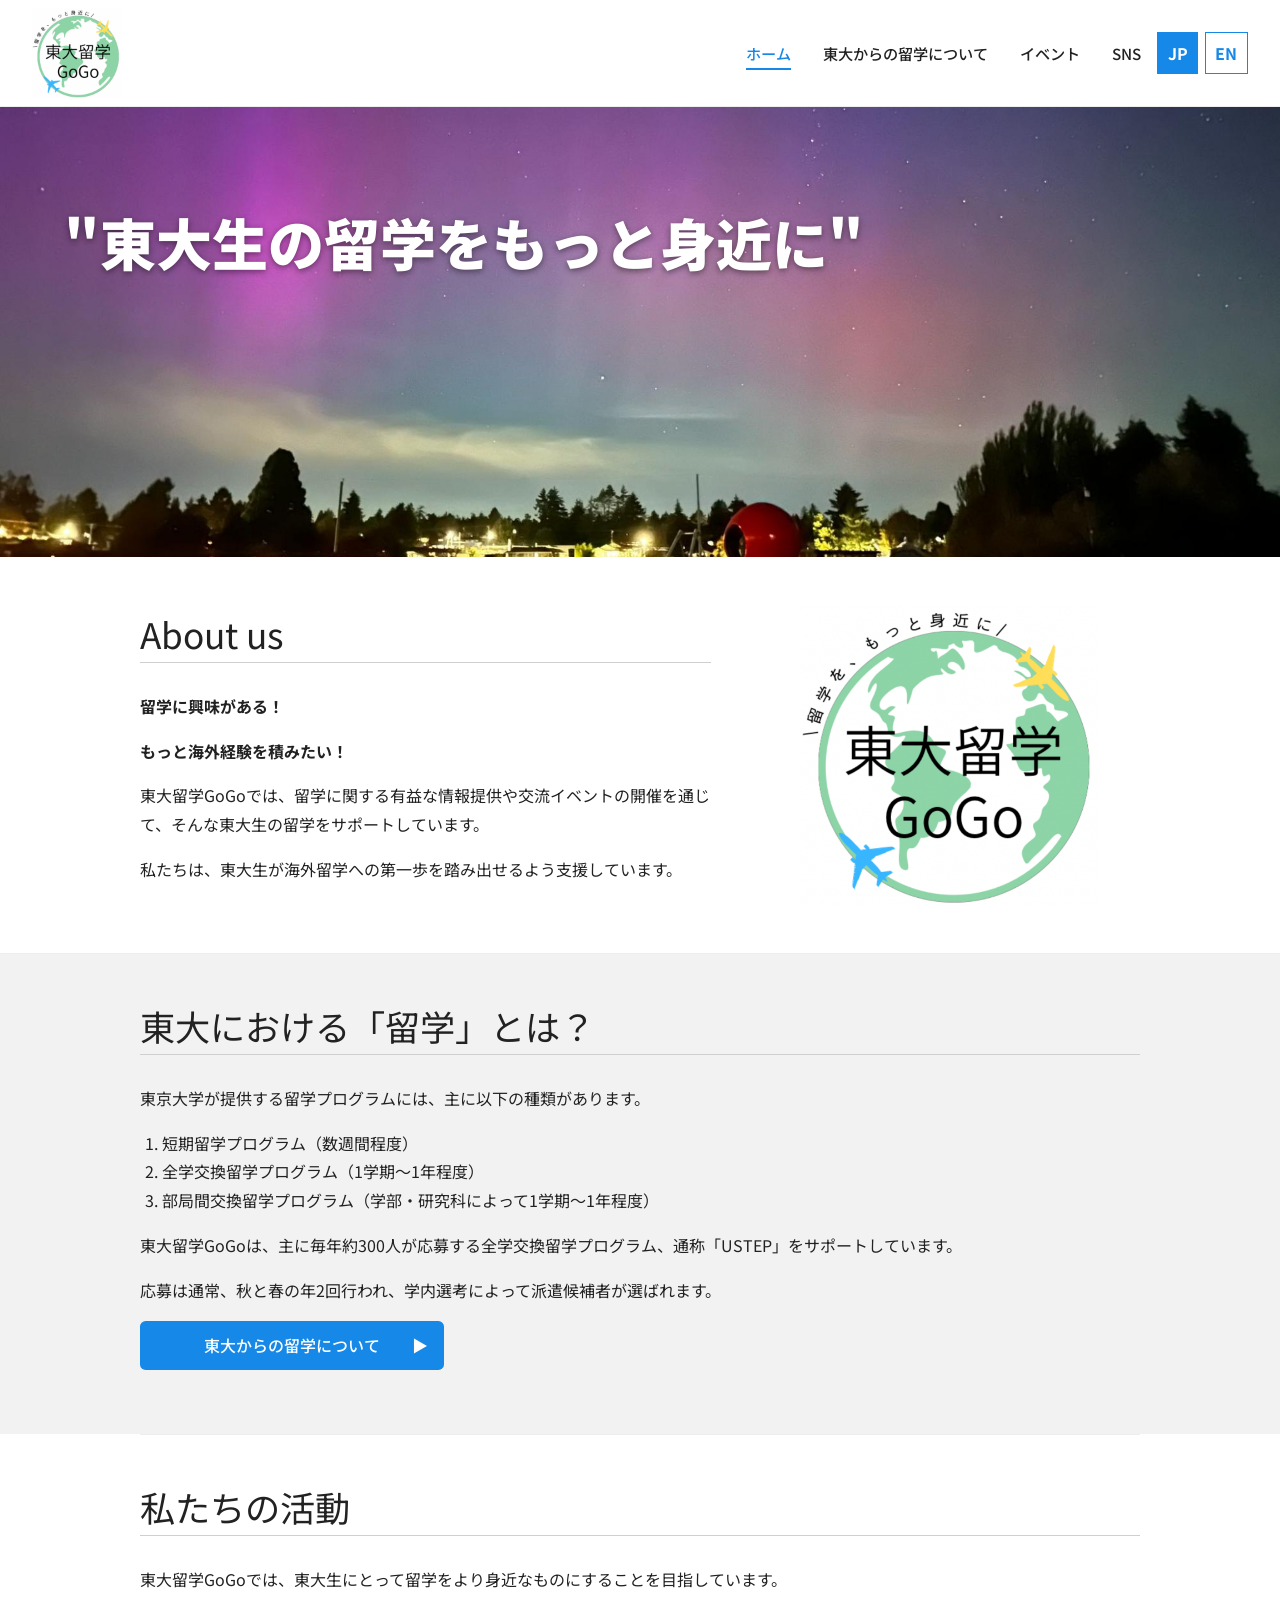
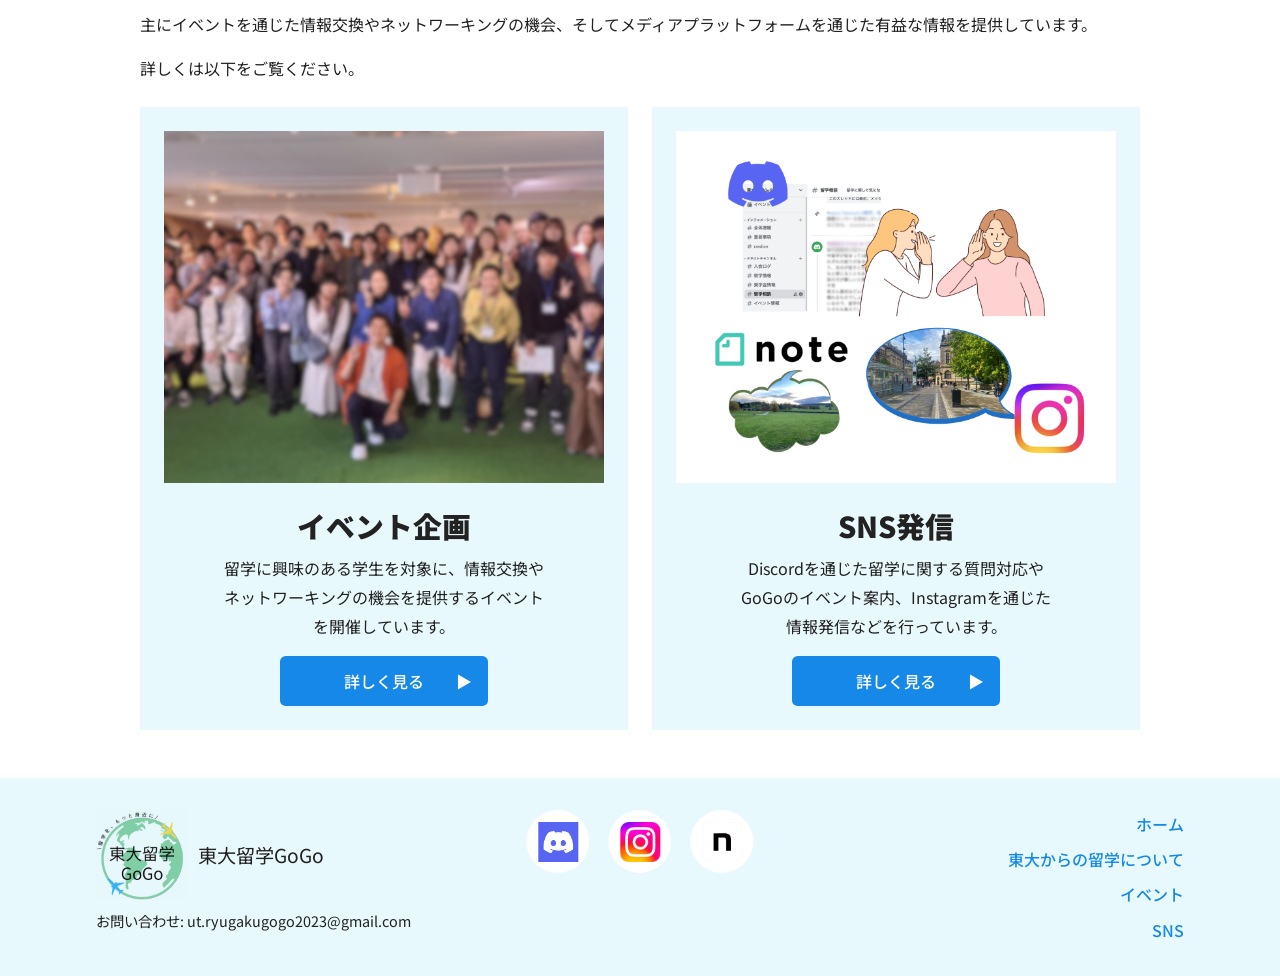
<file: index.html>
<!doctype html>
<html lang="en">

<head>
	<meta charset="utf-8">
	<meta name="viewport" content="width=device-width, initial-scale=1.0">
	<meta name="robots" content="noindex">
	<title>Todai Study Abroad GoGo | Home</title>
	<link rel="stylesheet" href="css/style.css">
	<link rel="preconnect" href="https://fonts.googleapis.com">
	<link rel="preconnect" href="https://fonts.gstatic.com" crossorigin>
	<link href="https://fonts.googleapis.com/css2?family=Noto+Sans+JP:wght@400;500;700;900&display=swap"
		rel="stylesheet">
	<script src="js/header.js" defer></script>
	<script src="js/footer.js" defer></script>
	<script src="js/script.js" defer></script>
</head>

<body class="page-home">
	<header class="site-header"></header>

	<main>
		<section class="hero">
			<img id="home-hero-image" src="images/home-hero.png" alt="Study abroad scene">

			<div class="hero-content">
				<h1 data-en='"Making study abroad more accessible for UTokyo students"'
					data-jp='"東大生の留学を<br class="sp-only">もっと身近に"'>
					"Making study abroad more accessible for UTokyo students"
				</h1>
			</div>
		</section>

		<section class="content-section about-summary">
			<div class="section-text">
				<h2 data-en="About us" data-jp="About us">About us</h2>
				<p><strong data-en="Interested in studying abroad?" data-jp="留学に興味がある！">Interested in studying
						abroad?</strong></p>
				<p><strong data-en="Want to gain more international experience?" data-jp="もっと海外経験を積みたい！">Want to gain
						more international experience?</strong></p>
				<p data-en="At Todai Study Abroad GoGo, we support UTokyo students by providing useful information about studying abroad and organizing networking events."
					data-jp="東大留学GoGoでは、留学に関する有益な情報提供や交流イベントの開催を通じて、そんな東大生の留学をサポートしています。">
					At Todai Study Abroad GoGo, we support UTokyo students by providing useful
					information about studying abroad and organizing networking events.
				</p>
				<p data-en="We are dedicated to helping students take their first step toward studying overseas."
					data-jp="私たちは、東大生が海外留学への第一歩を踏み出せるよう支援しています。">
					We are dedicated to helping students take their first step toward studying overseas.
				</p>
			</div>

			<figure class="section-image">
				<img src="images/logo.png" data-en-src="images/logo.png" data-jp-src="images/logo_jp.png"
					alt="Todai Study Abroad GoGo logo">
			</figure>
		</section>

		<section class="content-section study-abroad-overview">
			<h2 data-en="Studying Abroad from UTokyo" data-jp="東大における「留学」とは？">Studying Abroad from UTokyo</h2>
			<p data-en="The University of Tokyo offers several types of study abroad programs, mainly including:"
				data-jp="東京大学が提供する留学プログラムには、主に以下の種類があります。">
				The University of Tokyo offers several types of study abroad programs, mainly including:
			</p>

			<ol>
				<li data-en="Short-term programs, lasting a few weeks" data-jp="短期留学プログラム（数週間程度）">Short-term programs,
					lasting a few weeks</li>
				<li data-en="University-wide student exchange programs, lasting one semester to one year"
					data-jp="全学交換留学プログラム（1学期〜1年程度）">University-wide student exchange programs, lasting one semester to
					one year</li>
				<li data-en="Faculty or department-based programs, lasting one semester to one year depending on faculty"
					data-jp="部局間交換留学プログラム（学部・研究科によって1学期〜1年程度）">Faculty or department-based programs, lasting one
					semester to one year depending on faculty</li>
			</ol>

			<p data-en="Todai Study Abroad GoGo mainly supports the university-wide student exchange program, USTEP, which attracts around 300 applicants each year."
				data-jp="東大留学GoGoは、主に毎年約300人が応募する全学交換留学プログラム、通称「USTEP」をサポートしています。">
				Todai Study Abroad GoGo mainly supports the
				<strong>university-wide student exchange program, USTEP</strong>, which attracts
				around 300 applicants each year.
			</p>

			<p data-en="Applications are typically open twice a year, in autumn and spring, and students are selected through an internal screening process."
				data-jp="応募は通常、秋と春の年2回行われ、学内選考によって派遣候補者が選ばれます。">
				Applications are typically open twice a year, in autumn and spring, and students are
				selected through an internal screening process.
			</p>

			<p>
				<a class="button-link" href="about.html" data-en="Learn more about Studying Abroad"
					data-jp="東大からの留学について">Learn more about USTEP</a>
			</p>
		</section>

		<section class="content-section services">
			<h2 data-en="Our services" data-jp="私たちの活動">Our services</h2>
			<p data-en="At Todai Study Abroad GoGo, we aim to make studying abroad more accessible for UTokyo students."
				data-jp="東大留学GoGoでは、東大生にとって留学をより身近なものにすることを目指しています。">
				At Todai Study Abroad GoGo, we aim to make studying abroad more accessible for
				UTokyo students.
			</p>
			<p data-en="We mainly provide opportunities for information exchange and networking through events, and useful information through our media platforms."
				data-jp="主にイベントを通じた情報交換やネットワーキングの機会、そしてメディアプラットフォームを通じた有益な情報を提供しています。">
				We mainly provide opportunities for information exchange and networking through
				events, and useful information through our media platforms.
			</p>
			<p data-en="Check out the details below for more information." data-jp="詳しくは以下をご覧ください。">Check out the
				details below for more information.</p>

			<div class="card-grid">
				<article class="service-card">
					<img src="images/events-card.png" alt="Students attending a Todai Study Abroad GoGo event">
					<h3 data-en="Events" data-jp="イベント企画">Events</h3>
					<p data-en="Organizing events for students interested in studying abroad, promoting information exchange and networking opportunities."
						data-jp="留学に興味のある学生を対象に、情報交換やネットワーキングの機会を提供するイベントを開催しています。">
						Organizing events for students interested in studying abroad, promoting
						information exchange and networking opportunities.
					</p>
					<a class="button-link" href="events.html" data-en="View More" data-jp="詳しく見る">View More</a>
				</article>

				<article class="service-card">
					<img src="images/sns-card.png" alt="Social media icons and study abroad information">
					<h3 data-en="SNS" data-jp="SNS発信">SNS</h3>
					<p data-en="Sharing study abroad information and answering questions through our Discord and Instagram."
						data-jp="Discordを通じた留学に関する質問対応やGoGoのイベント案内、Instagramを通じた情報発信などを行っています。">
						Sharing study abroad information and answering questions through our Discord
						and Instagram.
					</p>
					<a class="button-link" href="sns.html" data-en="View More" data-jp="詳しく見る">View More</a>
				</article>
			</div>
		</section>
	</main>

	<footer class="site-footer"></footer>
</body>

</html>
</file>
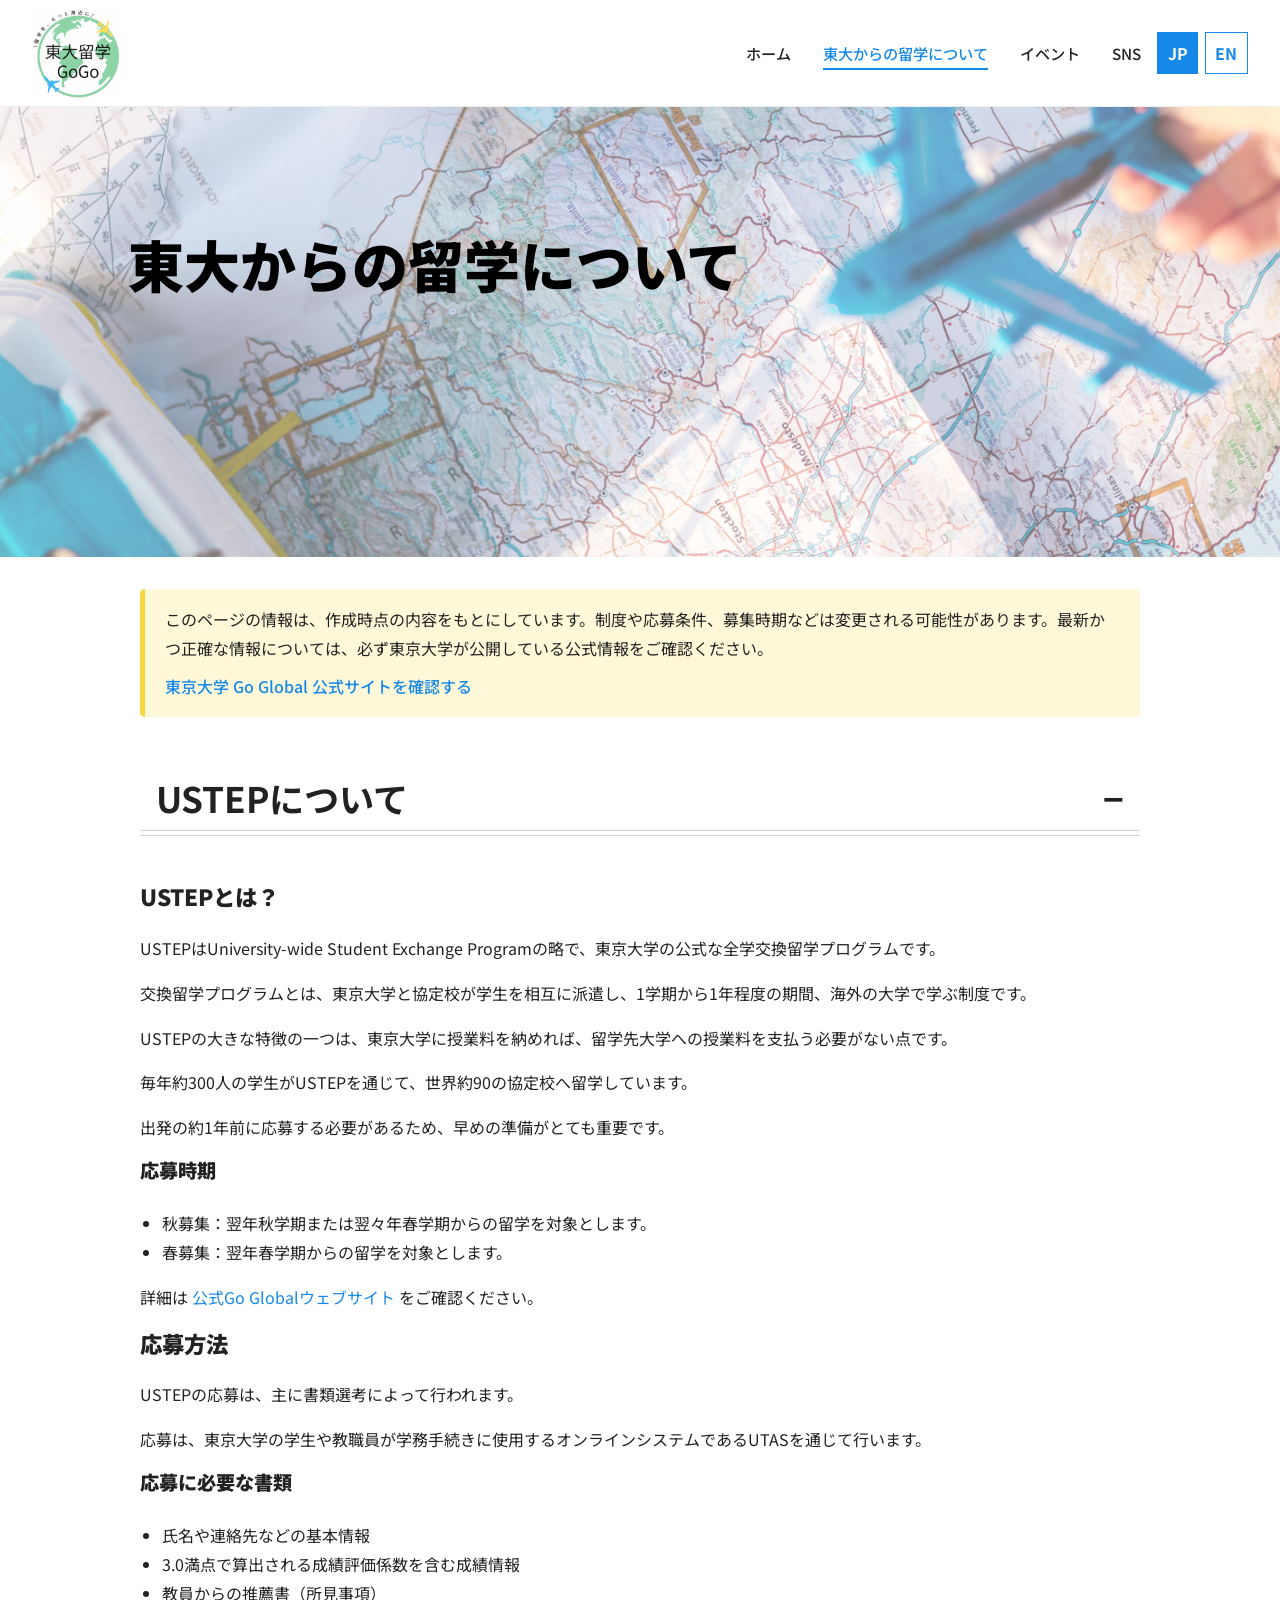
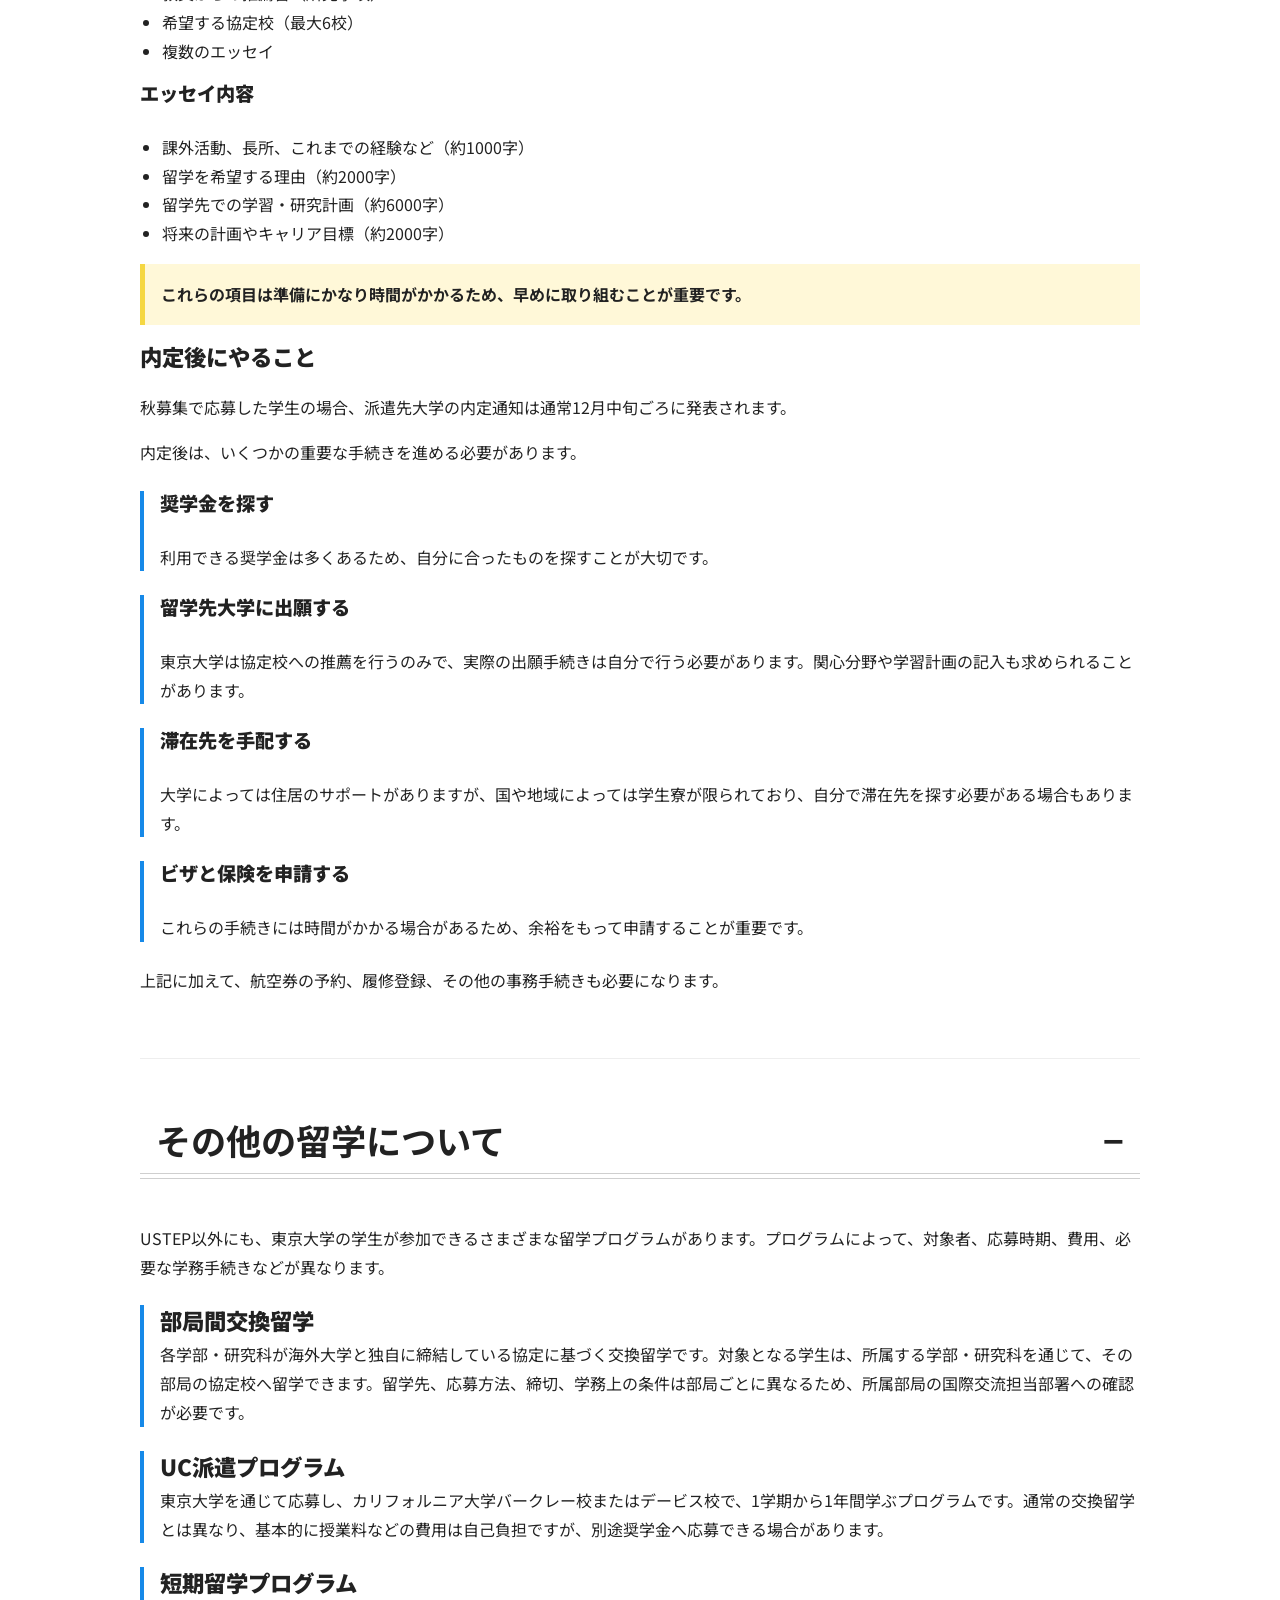
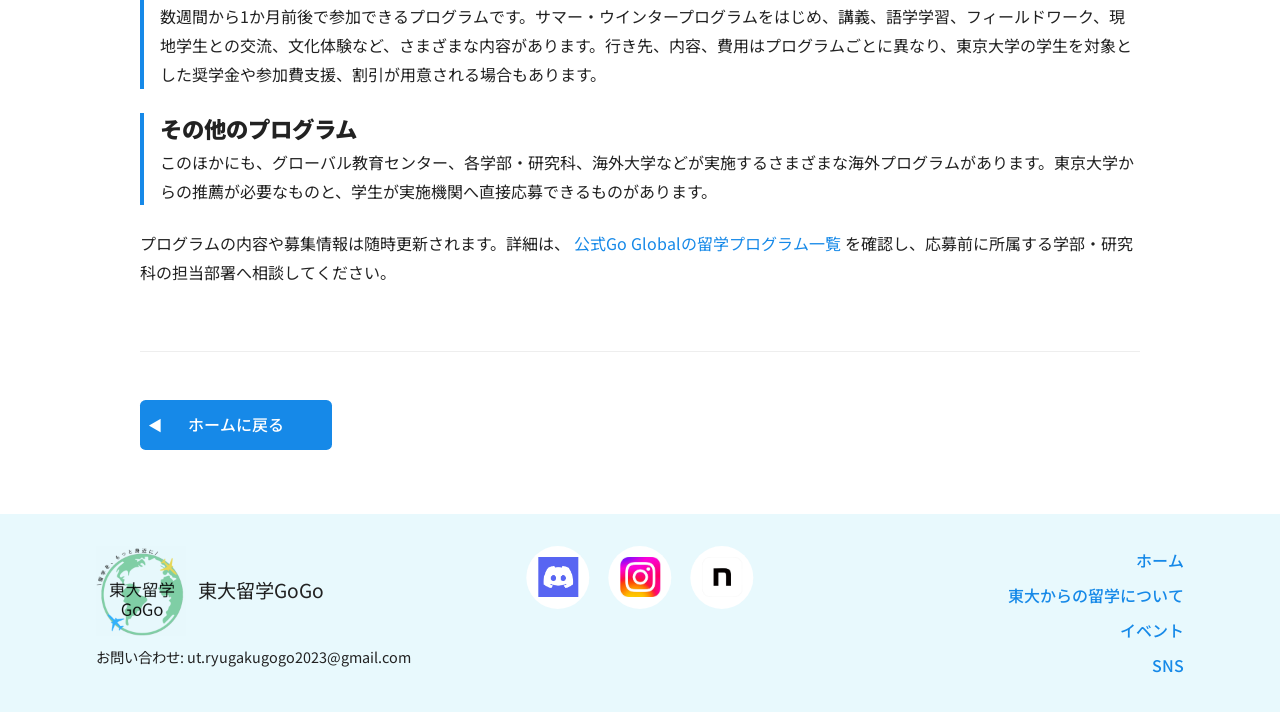
<file: about.html>
<!doctype html>
<html lang="en">

<head>
	<meta charset="utf-8">
	<meta name="viewport" content="width=device-width, initial-scale=1.0">
	<meta name="robots" content="noindex">
	<title>Todai Study Abroad GoGo | About exchange in UTokyo</title>
	<link rel="preconnect" href="https://fonts.googleapis.com">
	<link rel="preconnect" href="https://fonts.gstatic.com" crossorigin>
	<link href="https://fonts.googleapis.com/css2?family=Noto+Sans+JP:wght@400;500;700;900&display=swap"
		rel="stylesheet">

	<link rel="stylesheet" href="css/style.css">
	<script src="js/header.js" defer></script>
	<script src="js/footer.js" defer></script>
	<script src="js/script.js" defer></script>
</head>

<body class="page-about">
	<header class="site-header"></header>

	<main>
		<section class="hero hero-about">
			<img src="images/about-hero.png" alt="World map representing global exchange">
			<div class="hero-about-content">
				<h1 data-en="Studying Abroad from UTokyo" data-jp="東大からの留学について">Studying Abroad from UTokyo</h1>
			</div>
		</section>

		<section class="information-notice">
			<p data-en="The information on this page is based on details available at the time of writing. Program details, eligibility requirements, and application schedules may change. Please always check the official information published by the University of Tokyo for the most up-to-date and accurate details."
				data-jp="このページの情報は、作成時点の内容をもとにしています。制度や応募条件、募集時期などは変更される可能性があります。最新かつ正確な情報については、必ず東京大学が公開している公式情報をご確認ください。">
				The information on this page is based on details available at the time of writing.
				Program details, eligibility requirements, and application schedules may change.
				Please always check the official information published by the University of Tokyo
				for the most up-to-date and accurate details.
			</p>

			<p>
				<a href="https://www.u-tokyo.ac.jp/adm/go-global/ja/" target="_blank" rel="noopener"
					data-en="Check the official UTokyo Go Global website" data-jp="東京大学 Go Global 公式サイトを確認する">
					Check the official UTokyo Go Global website
				</a>
			</p>
		</section>

		<section class="content-section">
			<h2 data-en="About USTEP" data-jp="USTEPについて">About USTEP</h2>

			<section class="content-subsection">
				<h3 data-en="What is USTEP?" data-jp="USTEPとは？">What is USTEP?</h3>

				<p data-en="USTEP stands for University-wide Student Exchange Program. It is the University of Tokyo’s official student exchange program."
					data-jp="USTEPはUniversity-wide Student Exchange Programの略で、東京大学の公式な全学交換留学プログラムです。">
					<strong>USTEP</strong> stands for University-wide Student Exchange Program.
					It is the University of Tokyo’s official student exchange program.
				</p>

				<p data-en="A student exchange program is a system in which the University of Tokyo and its partner universities exchange students for a period of one semester to one year."
					data-jp="交換留学プログラムとは、東京大学と協定校が学生を相互に派遣し、1学期から1年程度の期間、海外の大学で学ぶ制度です。">
					A student exchange program is a system in which the University of Tokyo and its
					partner universities exchange students for a period of one semester to one year.
				</p>

				<p data-en="One of the key advantages of USTEP is that UTokyo students continue to pay tuition to the University of Tokyo, meaning they are not required to pay tuition fees at the host university."
					data-jp="USTEPの大きな特徴の一つは、東京大学に授業料を納めれば、留学先大学への授業料を支払う必要がない点です。">
					One of the key advantages of USTEP is that UTokyo students continue to pay tuition
					to the University of Tokyo, meaning they are not required to pay tuition fees at
					the host university.
				</p>

				<p data-en="Each year, approximately 300 students participate in USTEP, studying abroad at around 90 partner universities worldwide."
					data-jp="毎年約300人の学生がUSTEPを通じて、世界約90の協定校へ留学しています。">
					Each year, approximately <strong>300 students</strong> participate in USTEP,
					studying abroad at around <strong>90 partner universities worldwide</strong>.
				</p>

				<p data-en="It is important to note that applications must be submitted around one year before departure, so careful and early preparation is essential."
					data-jp="出発の約1年前に応募する必要があるため、早めの準備がとても重要です。">
					It is important to note that applications must be submitted around one year before
					departure, so careful and early preparation is essential.
				</p>

				<h4 data-en="Application cycles" data-jp="応募時期">Application cycles</h4>
				<ul>
					<li data-en="Autumn application: for study abroad starting in the following autumn semester or the spring semester of the year after."
						data-jp="秋募集：翌年秋学期または翌々年春学期からの留学を対象とします。">
						<strong>Autumn application:</strong> for study abroad starting in the following
						autumn semester or the spring semester of the year after.
					</li>
					<li data-en="Spring application: for study abroad starting in the following spring semester."
						data-jp="春募集：翌年春学期からの留学を対象とします。">
						<strong>Spring application:</strong> for study abroad starting in the following
						spring semester.
					</li>
				</ul>

				<p>
					<span data-en="For more details, please visit the " data-jp="詳細は">
						For more details, please visit the
					</span>
					<a href="https://www.u-tokyo.ac.jp/adm/go-global/ja/program-list-USTEP.html" target="_blank"
						rel="noopener" data-en="official Go Global website" data-jp="公式Go Globalウェブサイト">
						official Go Global website
					</a>
					<span data-en="." data-jp="をご確認ください。">.</span>
				</p>
			</section>

			<section class="content-subsection">
				<h3 data-en="How to Apply" data-jp="応募方法">How to Apply</h3>

				<p data-en="The application process for USTEP is primarily based on document screening."
					data-jp="USTEPの応募は、主に書類選考によって行われます。">
					The application process for USTEP is primarily based on
					<strong>document screening</strong>.
				</p>

				<p data-en="Applications are submitted through UTAS, an online system used by University of Tokyo students and faculty to manage academic procedures."
					data-jp="応募は、東京大学の学生や教職員が学務手続きに使用するオンラインシステムであるUTASを通じて行います。">
					Applications are submitted through UTAS, an online system used by University of
					Tokyo students and faculty to manage academic procedures.
				</p>

				<h4 data-en="Application requirements" data-jp="応募に必要な書類">Application requirements</h4>
				<ul>
					<li data-en="Basic information, such as name and contact details" data-jp="氏名や連絡先などの基本情報">Basic
						information, such as name and contact details</li>
					<li data-en="Academic record, including GPA coefficient calculated on a 3.0 scale"
						data-jp="3.0満点で算出される成績評価係数を含む成績情報">Academic record, including GPA coefficient calculated on a
						3.0 scale</li>
					<li data-en="A recommendation letter from a professor" data-jp="教員からの推薦書（所見事項）">A recommendation
						letter from a professor</li>
					<li data-en="Preferred partner universities, up to 6 choices" data-jp="希望する協定校（最大6校）">Preferred
						partner universities, up to 6 choices</li>
					<li data-en="Several written essays" data-jp="複数のエッセイ">Several written essays</li>
				</ul>

				<h4 data-en="Written essays" data-jp="エッセイ内容">Written essays</h4>
				<ul>
					<li data-en="Extracurricular activities, personal strengths, and experiences, approximately 1000 words"
						data-jp="課外活動、長所、これまでの経験など（約1000字）">Extracurricular activities, personal strengths, and
						experiences, approximately 1000 words</li>
					<li data-en="Motivation for studying abroad, approximately 2000 words" data-jp="留学を希望する理由（約2000字）">
						Motivation for studying abroad, approximately 2000 words</li>
					<li data-en="Study and research plan at the host university, approximately 6000 words"
						data-jp="留学先での学習・研究計画（約6000字）">Study and research plan at the host university, approximately
						6000 words</li>
					<li data-en="Future plans and career goals, approximately 2000 words"
						data-jp="将来の計画やキャリア目標（約2000字）">Future plans and career goals, approximately 2000 words</li>
				</ul>

				<p class="note"
					data-en="These sections require a significant amount of time, so it is important to start preparing early."
					data-jp="これらの項目は準備にかなり時間がかかるため、早めに取り組むことが重要です。">
					These sections require a significant amount of time, so it is important to start
					preparing early.
				</p>
			</section>

			<section class="content-subsection">
				<h3 data-en="What to Do After Acceptance" data-jp="内定後にやること">What to Do After Acceptance</h3>

				<p data-en="For students applying through the autumn cycle, notifications of host university placement are typically announced in mid-December."
					data-jp="秋募集で応募した学生の場合、派遣先大学の内定通知は通常12月中旬ごろに発表されます。">
					For students applying through the autumn cycle, notifications of host university
					placement are typically announced in mid-December.
				</p>

				<p data-en="After receiving your acceptance, you will need to complete a number of important procedures."
					data-jp="内定後は、いくつかの重要な手続きを進める必要があります。">
					After receiving your acceptance, you will need to complete a number of important
					procedures.
				</p>

				<article class="process-item">
					<h4 data-en="Search for Scholarships" data-jp="奨学金を探す">Search for Scholarships</h4>
					<p data-en="There are many scholarship options available, so be sure to find one that suits your needs."
						data-jp="利用できる奨学金は多くあるため、自分に合ったものを探すことが大切です。">There are many scholarship options available, so
						be sure to find one that suits your needs.</p>
				</article>

				<article class="process-item">
					<h4 data-en="Apply to the Host University" data-jp="留学先大学に出願する">Apply to the Host University</h4>
					<p data-en="UTokyo only nominates you to the partner university. You must complete the actual application yourself, including specifying your academic interests and study plans."
						data-jp="東京大学は協定校への推薦を行うのみで、実際の出願手続きは自分で行う必要があります。関心分野や学習計画の記入も求められることがあります。">
						UTokyo only nominates you to the partner university. You must complete the
						actual application yourself, including specifying your academic interests and study plans.
					</p>
				</article>

				<article class="process-item">
					<h4 data-en="Arrange Accommodation" data-jp="滞在先を手配する">Arrange Accommodation</h4>
					<p data-en="Some universities provide housing support. However, in some countries or regions, student housing may be limited, and you may need to find accommodation on your own."
						data-jp="大学によっては住居のサポートがありますが、国や地域によっては学生寮が限られており、自分で滞在先を探す必要がある場合もあります。">
						Some universities provide housing support. However, in some countries or regions,
						student housing may be limited, and you may need to find accommodation on your own.
					</p>
				</article>

				<article class="process-item">
					<h4 data-en="Apply for a Visa and Insurance" data-jp="ビザと保険を申請する">Apply for a Visa and Insurance
					</h4>
					<p data-en="These processes can take time, so it is important to apply well in advance."
						data-jp="これらの手続きには時間がかかる場合があるため、余裕をもって申請することが重要です。">These processes can take time, so it is
						important to apply well in advance.</p>
				</article>

				<p data-en="In addition to the steps above, you will also need to book flights, register for courses, and complete other administrative procedures."
					data-jp="上記に加えて、航空券の予約、履修登録、その他の事務手続きも必要になります。">
					In addition to the steps above, you will also need to book flights, register for
					courses, and complete other administrative procedures.
				</p>
			</section>
		</section>

		<section class="content-section">
			<h2 data-en="Other Study Abroad Opportunities" data-jp="その他の留学について">
				Other Study Abroad Opportunities
			</h2>

			<p data-en="In addition to USTEP, UTokyo students can choose from several other study abroad opportunities. The available programs, eligibility requirements, application periods, costs, and academic procedures differ depending on the program."
				data-jp="USTEP以外にも、東京大学の学生が参加できるさまざまな留学プログラムがあります。プログラムによって、対象者、応募時期、費用、必要な学務手続きなどが異なります。">
				In addition to USTEP, UTokyo students can choose from several other
				study abroad opportunities. The available programs, eligibility
				requirements, application periods, costs, and academic procedures
				differ depending on the program.
			</p>

			<article class="process-item">
				<h3 data-en="Faculty and Graduate School Exchange Programs" data-jp="部局間交換留学">
					Faculty and Graduate School Exchange Programs
				</h3>

				<p data-en="Individual faculties and graduate schools have their own exchange agreements with overseas universities. Eligible students can apply through their faculty or graduate school and study at one of its partner institutions. Available destinations, application procedures, deadlines, and academic requirements vary by department, so students should check with the relevant international exchange office."
					data-jp="各学部・研究科が海外大学と独自に締結している協定に基づく交換留学です。対象となる学生は、所属する学部・研究科を通じて、その部局の協定校へ留学できます。留学先、応募方法、締切、学務上の条件は部局ごとに異なるため、所属部局の国際交流担当部署への確認が必要です。">
					Individual faculties and graduate schools have their own exchange
					agreements with overseas universities. Eligible students can apply
					through their faculty or graduate school and study at one of its
					partner institutions. Available destinations, application procedures,
					deadlines, and academic requirements vary by department, so students
					should check with the relevant international exchange office.
				</p>
			</article>

			<article class="process-item">
				<h3 data-en="UC Study Abroad Program" data-jp="UC派遣プログラム">
					UC Study Abroad Program
				</h3>

				<p data-en="Through this program, students apply through UTokyo to study at the University of California, Berkeley or the University of California, Davis for one semester to one year. Unlike a regular exchange program, students are generally responsible for tuition and other costs themselves, although they may apply for scholarships separately."
					data-jp="東京大学を通じて応募し、カリフォルニア大学バークレー校またはデービス校で、1学期から1年間学ぶプログラムです。通常の交換留学とは異なり、基本的に授業料などの費用は自己負担ですが、別途奨学金へ応募できる場合があります。">
					Through this program, students apply through UTokyo to study at the
					University of California, Berkeley or the University of California,
					Davis for one semester to one year. Unlike a regular exchange
					program, students are generally responsible for tuition and other
					costs themselves, although they may apply for scholarships separately.
				</p>
			</article>

			<article class="process-item">
				<h3 data-en="Short-Term Programs" data-jp="短期留学プログラム">
					Short-Term Programs
				</h3>

				<p data-en="Short-term programs are generally held for several weeks to around one month. They include summer and winter programs, lectures, language study, fieldwork, interaction with local students, and cultural or other experiential activities. Program destinations, content, and costs vary, and some programs may provide scholarships, fee support, or discounts for UTokyo students."
					data-jp="数週間から1か月前後で参加できるプログラムです。サマー・ウインタープログラムをはじめ、講義、語学学習、フィールドワーク、現地学生との交流、文化体験など、さまざまな内容があります。行き先、内容、費用はプログラムごとに異なり、東京大学の学生を対象とした奨学金や参加費支援、割引が用意される場合もあります。">
					Short-term programs are generally held for several weeks to around
					one month. They include summer and winter programs, lectures,
					language study, fieldwork, interaction with local students, and
					cultural or other experiential activities. Program destinations,
					content, and costs vary, and some programs may provide scholarships,
					fee support, or discounts for UTokyo students.
				</p>
			</article>

			<article class="process-item">
				<h3 data-en="Other Programs" data-jp="その他のプログラム">
					Other Programs
				</h3>

				<p data-en="UTokyo also offers or introduces other overseas programs, including programs organised by the Center for Global Education, individual faculties and graduate schools, and overseas institutions. Some programs require nomination by UTokyo, while others allow students to apply directly."
					data-jp="このほかにも、グローバル教育センター、各学部・研究科、海外大学などが実施するさまざまな海外プログラムがあります。東京大学からの推薦が必要なものと、学生が実施機関へ直接応募できるものがあります。">
					UTokyo also offers or introduces other overseas programs, including
					programs organised by the Center for Global Education, individual
					faculties and graduate schools, and overseas institutions. Some
					programs require nomination by UTokyo, while others allow students
					to apply directly.
				</p>
			</article>

			<p>
				<span data-en="Program details and application information are updated regularly. Please use the "
					data-jp="プログラムの内容や募集情報は随時更新されます。詳細は、">
					Program details and application information are updated regularly.
					Please use the
				</span>

				<a href="https://www.u-tokyo.ac.jp/adm/go-global/ja/program-search.html" target="_blank" rel="noopener"
					data-en="official Go Global program search" data-jp="公式Go Globalの留学プログラム一覧">
					official Go Global program search
				</a>

				<span
					data-en=" and consult the international exchange office of your faculty or graduate school before applying."
					data-jp="を確認し、応募前に所属する学部・研究科の担当部署へ相談してください。">
					and consult the international exchange office of your faculty or
					graduate school before applying.
				</span>
			</p>
		</section>

		<div class="content-section back-navigation">
			<p>
				<a class="back-button" href="index.html" data-en="Back to Home" data-jp="ホームに戻る">
					Back to Home
				</a>
			</p>
		</div>
	</main>

	<footer class="site-footer"></footer>
</body>

</html>
</file>
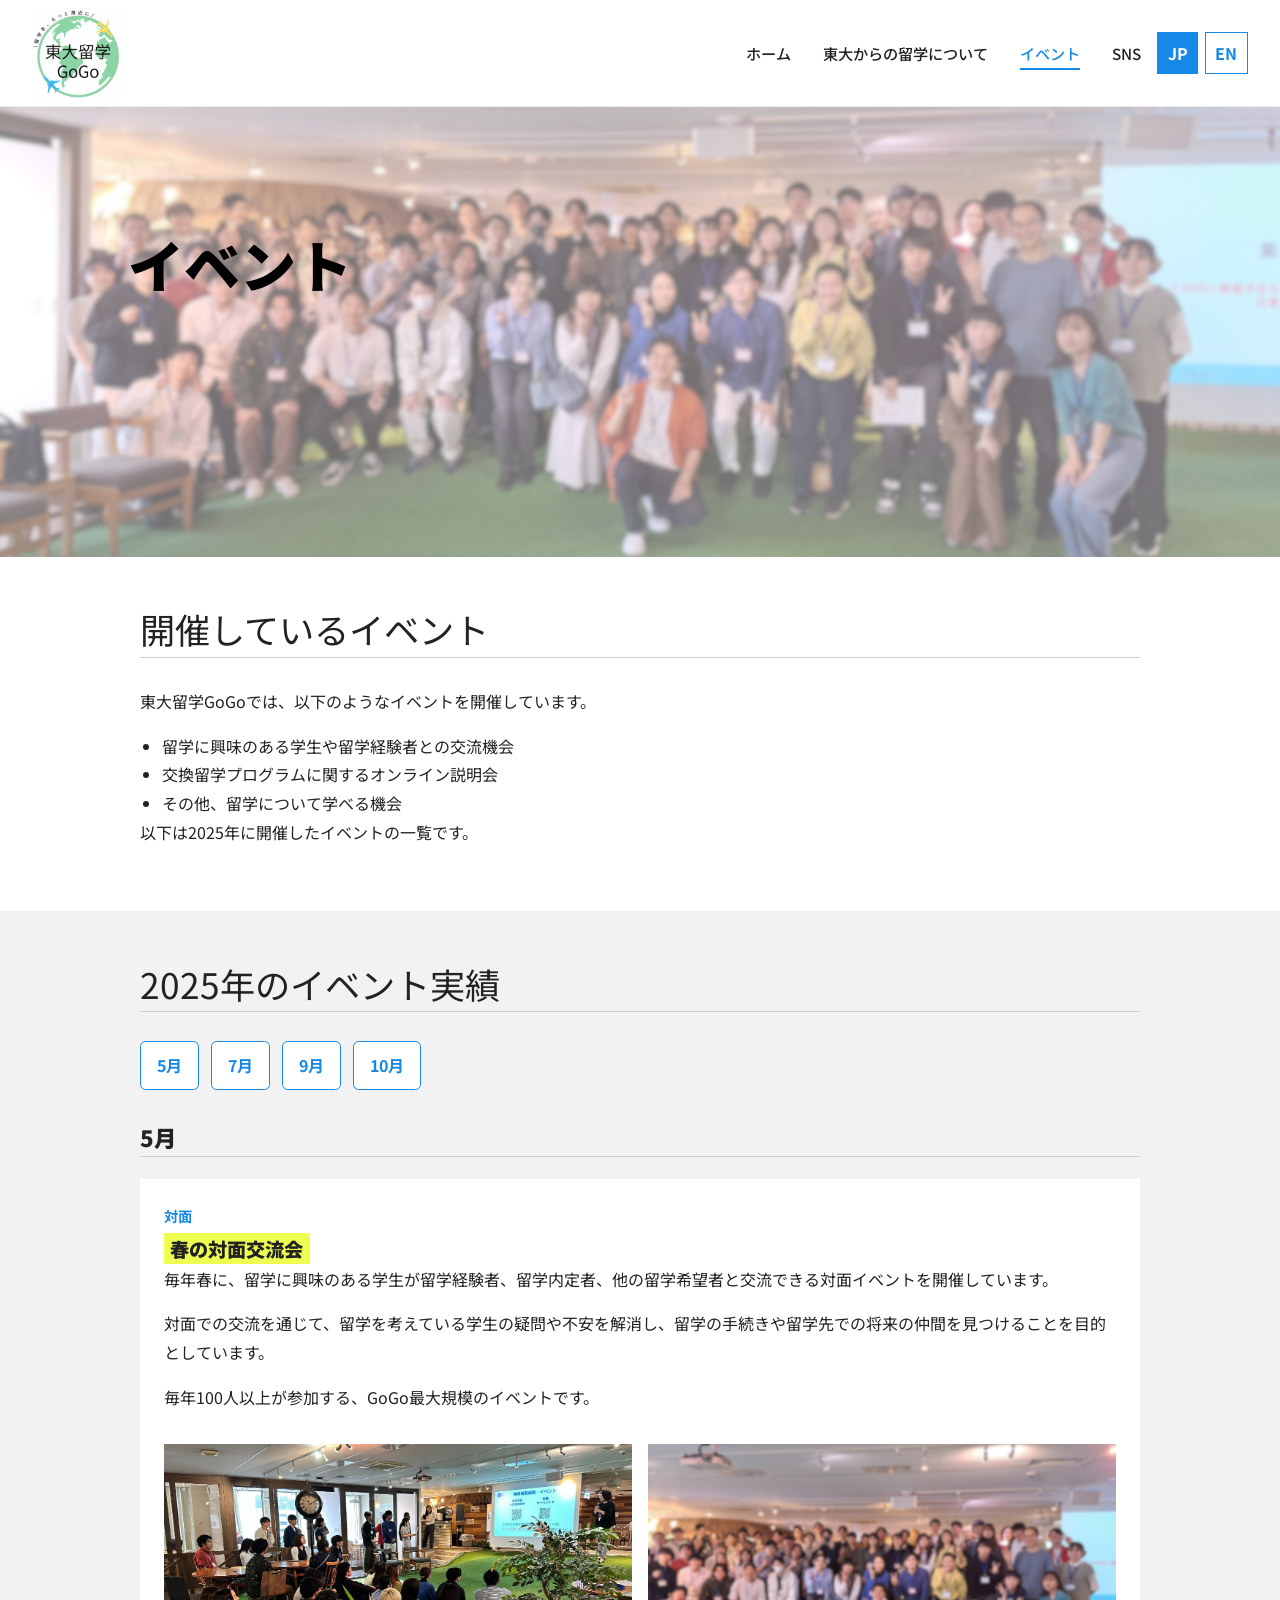
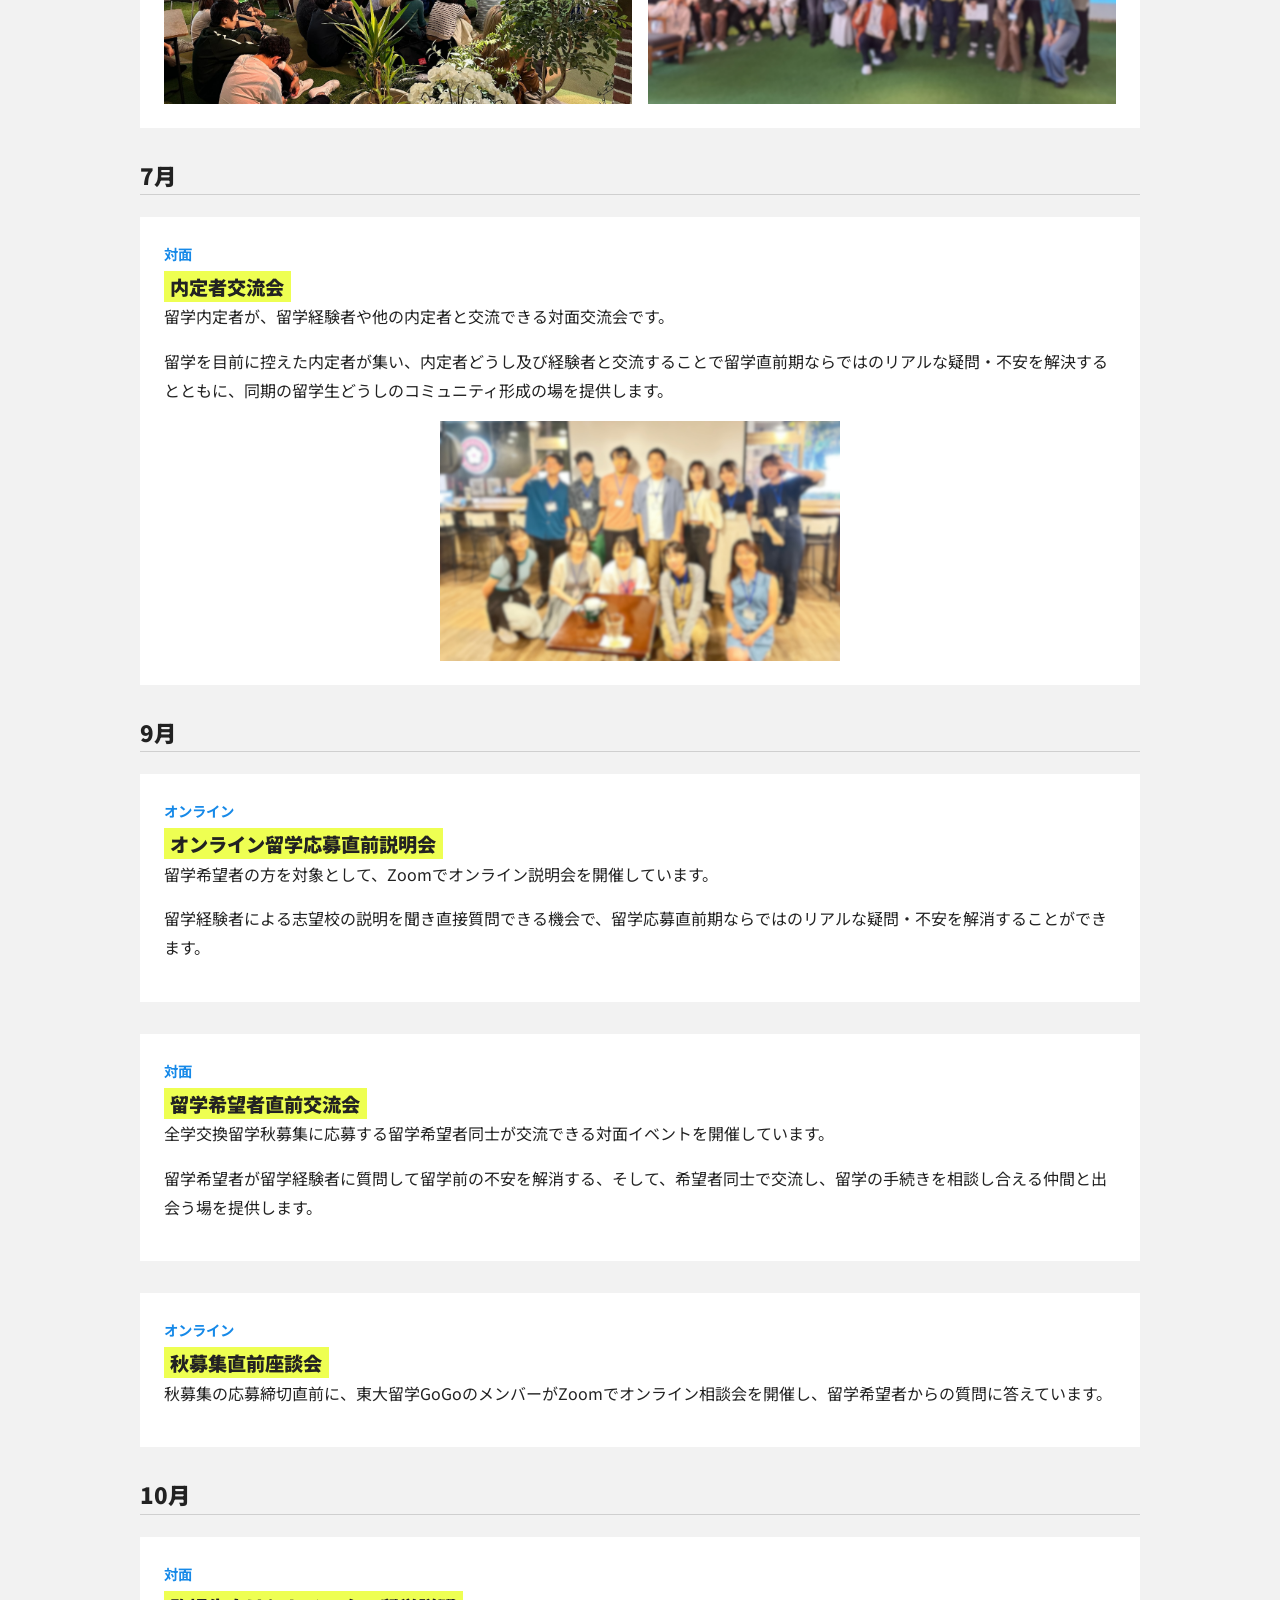
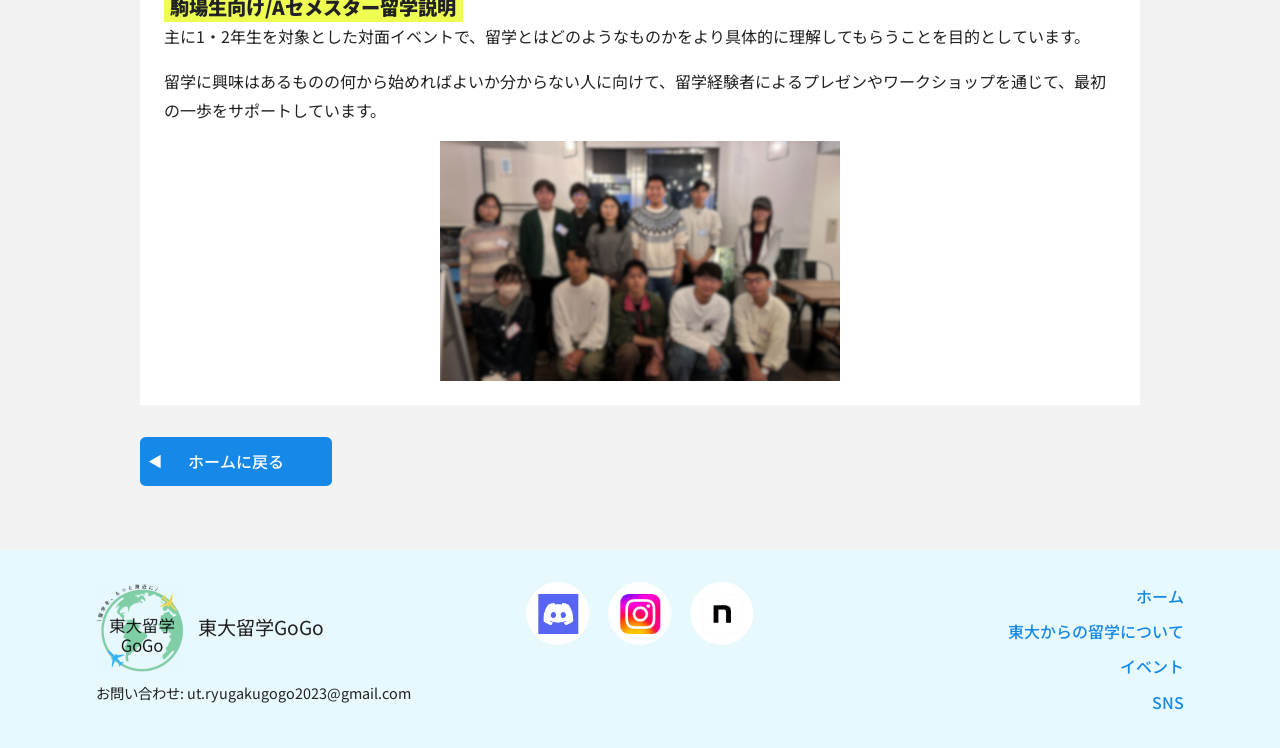
<file: events.html>
<!doctype html>
<html lang="en">

<head>
	<meta charset="utf-8">
	<meta name="viewport" content="width=device-width, initial-scale=1.0">
	<meta name="robots" content="noindex">
	<title>Todai Study Abroad GoGo | Events</title>
	<link rel="preconnect" href="https://fonts.googleapis.com">
	<link rel="preconnect" href="https://fonts.gstatic.com" crossorigin>
	<link href="https://fonts.googleapis.com/css2?family=Noto+Sans+JP:wght@400;500;700;900&display=swap"
		rel="stylesheet">

	<link rel="stylesheet" href="css/style.css">
	<script src="js/header.js" defer></script>
	<script src="js/footer.js" defer></script>
	<script src="js/script.js" defer></script>
</head>

<body class="page-events">
	<header class="site-header"></header>

	<main>
		<section class="hero hero-events">
			<img src="images/events-hero.png" alt="photo of events">
			<div class="hero-events-content">
				<h1 data-en="Events" data-jp="イベント">Events</h1>
			</div>
		</section>

		<section class="content-section events-introduction">
			<h2 data-en="What we organize" data-jp="開催しているイベント">What we organize</h2>
			<p data-en="At Todai Study Abroad GoGo, we organize events such as:"
				data-jp="東大留学GoGoでは、以下のようなイベントを開催しています。">
				At Todai Study Abroad GoGo, we organize events such as:
			</p>

			<ul>
				<li data-en="Networking opportunities with students interested in studying abroad and returnees"
					data-jp="留学に興味のある学生や留学経験者との交流機会">
					Networking opportunities with students interested in studying abroad and returnees
				</li>
				<li data-en="Online information sessions about exchange programs" data-jp="交換留学プログラムに関するオンライン説明会">
					Online information sessions about exchange programs
				</li>
				<li data-en="Other opportunities to learn about studying abroad" data-jp="その他、留学について学べる機会">
					Other opportunities to learn about studying abroad
				</li>
			</ul>

			<p data-en="Below is a list of our events in 2025." data-jp="以下は2025年に開催したイベントの一覧です。">
				Below is a list of our events in 2025.
			</p>
		</section>

		<section class="content-section event-highlights">
			<h2 data-en="2025 Event Highlights" data-jp="2025年のイベント実績">2025 Event Highlights</h2>

			<section class="event-month" id="may">
				<h3 data-en="May" data-jp="5月">May</h3>

				<article class="event-card">
					<p class="event-type" data-en="In-person" data-jp="対面">In-person</p>
					<h4 data-en="Spring Networking Event" data-jp="春の対面交流会">Spring Networking Event</h4>

					<p data-en="Every spring, we hold an in-person networking event where students interested in studying abroad can interact with returnees, accepted students, and other applicants."
						data-jp="毎年春に、留学に興味のある学生が留学経験者、留学内定者、他の留学希望者と交流できる対面イベントを開催しています。">
						Every spring, we hold an in-person networking event where students interested
						in studying abroad can interact with returnees, accepted students, and other applicants.
					</p>

					<p data-en="Through face-to-face interaction, this event aims to help prospective students resolve their questions and concerns, while also providing opportunities to learn about application procedures and meet future peers for their study abroad journey."
						data-jp="対面での交流を通じて、留学を考えている学生の疑問や不安を解消し、留学の手続きや留学先での将来の仲間を見つけることを目的としています。">
						Through face-to-face interaction, this event aims to help prospective students
						resolve their questions and concerns, while also providing opportunities to learn
						about application procedures and meet future peers for their study abroad journey.
					</p>

					<p data-en="With over 100 participants every year, this is GoGo’s largest event."
						data-jp="毎年100人以上が参加する、GoGo最大規模のイベントです。">
						With over <strong>100 participants</strong> every year, this is GoGo’s largest event.
					</p>

					<div class="event-images">
						<img src="images/event-spring-1.png" alt="Students talking at a spring networking event">
						<img src="images/event-spring-2.png" alt="Group photo from a spring networking event">
					</div>
				</article>
			</section>

			<section class="event-month" id="july">
				<h3 data-en="July" data-jp="7月">July</h3>

				<article class="event-card">
					<p class="event-type" data-en="In-person" data-jp="対面">In-person</p>
					<h4 data-en="Accepted Students Networking Event" data-jp="内定者交流会">Accepted Students Networking Event
					</h4>

					<p data-en="This is an in-person networking event where students who have been accepted to study abroad can interact with returnees and other accepted students."
						data-jp="留学内定者が、留学経験者や他の内定者と交流できる対面交流会です。">
						This is an in-person networking event where students who have been accepted to
						study abroad can interact with returnees and other accepted students.
					</p>

					<p data-en="Students who are about to study abroad gather to connect with each other and with returnees, allowing them to resolve real concerns and questions that arise just before departure."
						data-jp="留学を目前に控えた内定者が集い、内定者どうし及び経験者と交流することで留学直前期ならではのリアルな疑問・不安を解決するとともに、同期の留学生どうしのコミュニティ形成の場を提供します。">
						Students who are about to study abroad gather to connect with each other and
						with returnees, allowing them to resolve real concerns and questions that arise
						just before departure.
					</p>

					<img src="images/events-accepted-students.png"
						alt="Group photo from an accepted students networking event" class="event-image-vertical">
				</article>
			</section>

			<section class="event-month" id="september">
				<h3 data-en="September" data-jp="9月">September</h3>

				<article class="event-card">
					<p class="event-type" data-en="Online" data-jp="オンライン">Online</p>
					<h4 data-en="Pre-Application Online Info Session" data-jp="オンライン留学応募直前説明会">Pre-Application Online
						Info Session</h4>

					<p data-en="We hold an online information session via Zoom for students who are planning to apply for study abroad."
						data-jp="留学希望者の方を対象として、Zoomでオンライン説明会を開催しています。">
						We hold an online information session via Zoom for students who are planning
						to apply for study abroad.
					</p>

					<p data-en="Participants can listen to explanations from returnees about their host universities and ask questions directly."
						data-jp="留学経験者による志望校の説明を聞き直接質問できる機会で、留学応募直前期ならではのリアルな疑問・不安を解消することができます。">
						Participants can listen to explanations from returnees about their host
						universities and ask questions directly.
					</p>
				</article>

				<article class="event-card">
					<p class="event-type" data-en="In-person" data-jp="対面">In-person</p>
					<h4 data-en="Pre-Application Networking Event" data-jp="留学希望者直前交流会">Pre-Application Networking Event
					</h4>

					<p data-en="We hold an in-person event where students applying for the autumn university-wide exchange program can interact with each other."
						data-jp="全学交換留学秋募集に応募する留学希望者同士が交流できる対面イベントを開催しています。">
						We hold an in-person event where students applying for the autumn
						university-wide exchange program can interact with each other.
					</p>

					<p data-en="This event provides an opportunity for applicants to ask questions to returnees and connect with fellow applicants."
						data-jp="留学希望者が留学経験者に質問して留学前の不安を解消する、そして、希望者同士で交流し、留学の手続きを相談し合える仲間と出会う場を提供します。">
						This event provides an opportunity for applicants to ask questions to returnees
						and connect with fellow applicants.
					</p>
				</article>

				<article class="event-card">
					<p class="event-type" data-en="Online" data-jp="オンライン">Online</p>
					<h4 data-en="Last-Minute Discussion Session" data-jp="秋募集直前座談会">Last-Minute Discussion Session</h4>

					<p data-en="Just before the autumn application deadline, members of Todai Study Abroad GoGo host an online discussion session via Zoom to answer applicants’ questions."
						data-jp="秋募集の応募締切直前に、東大留学GoGoのメンバーがZoomでオンライン相談会を開催し、留学希望者からの質問に答えています。">
						Just before the autumn application deadline, members of Todai Study Abroad
						GoGo host an online discussion session via Zoom to answer applicants’ questions.
					</p>
				</article>
			</section>

			<section class="event-month" id="october">
				<h3 data-en="October" data-jp="10月">October</h3>

				<article class="event-card">
					<p class="event-type" data-en="In-person" data-jp="対面">In-person</p>
					<h4 data-en="Study Abroad Info Session for Komaba Students" data-jp="駒場生向け/Aセメスター留学説明">Study Abroad
						Info Session for Komaba Students</h4>

					<p data-en="This is an in-person event mainly for first- and second-year students, designed to help them gain a better understanding of what studying abroad involves."
						data-jp="主に1・2年生を対象とした対面イベントで、留学とはどのようなものかをより具体的に理解してもらうことを目的としています。">
						This is an in-person event mainly for first- and second-year students, designed
						to help them gain a better understanding of what studying abroad involves.
					</p>

					<p data-en="For students who are interested in studying abroad but are unsure where to start, we provide presentations by returnees as well as workshops to help them take their first step."
						data-jp="留学に興味はあるものの何から始めればよいか分からない人に向けて、留学経験者によるプレゼンやワークショップを通じて、最初の一歩をサポートしています。">
						For students who are interested in studying abroad but are unsure where to start,
						we provide presentations by returnees as well as workshops to help them take
						their first step.
					</p>

					<img src="images/event-komaba.png" alt="Group photo from a study abroad information session"
						class="event-image-vertical">
				</article>
			</section>

			<p>
				<a class="back-button" href="index.html" data-en="Back to Home" data-jp="ホームに戻る">Back to Home</a>
			</p>
		</section>
	</main>

	<footer class="site-footer"></footer>
</body>

</html>
</file>
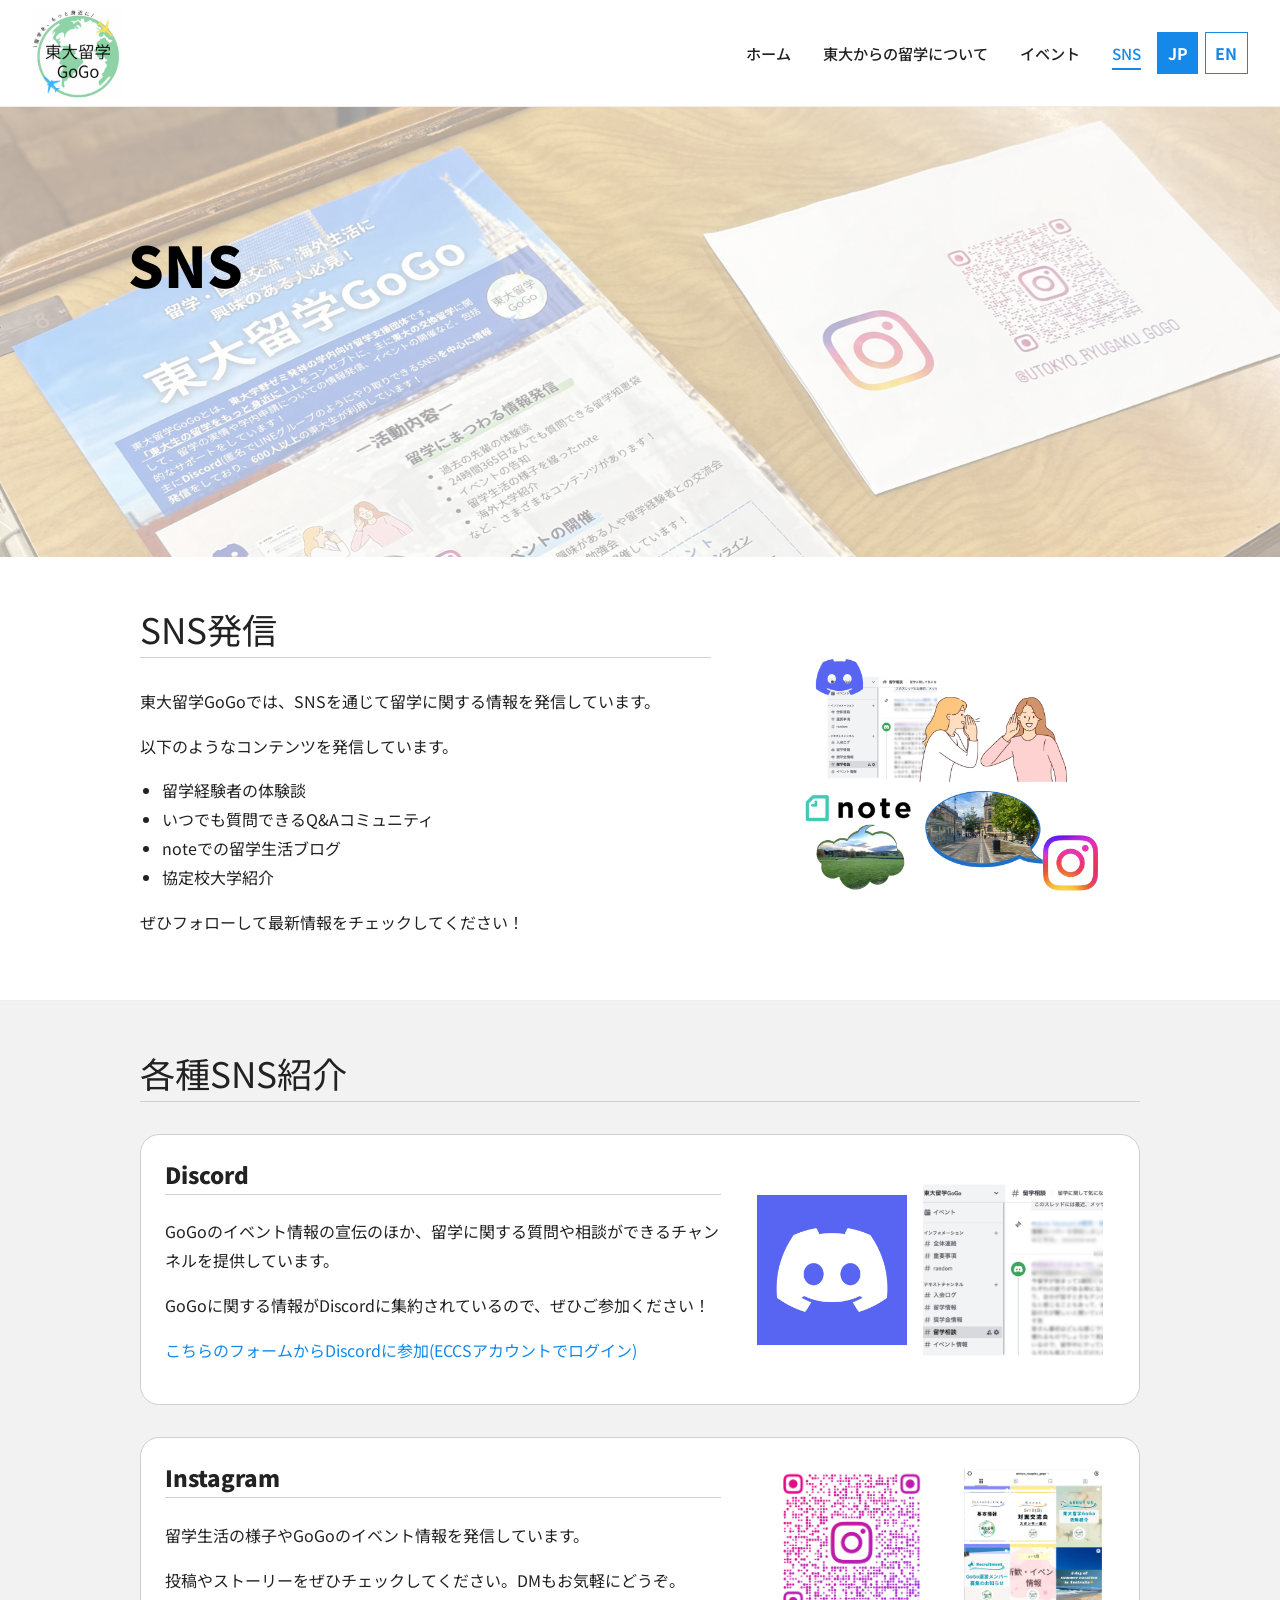
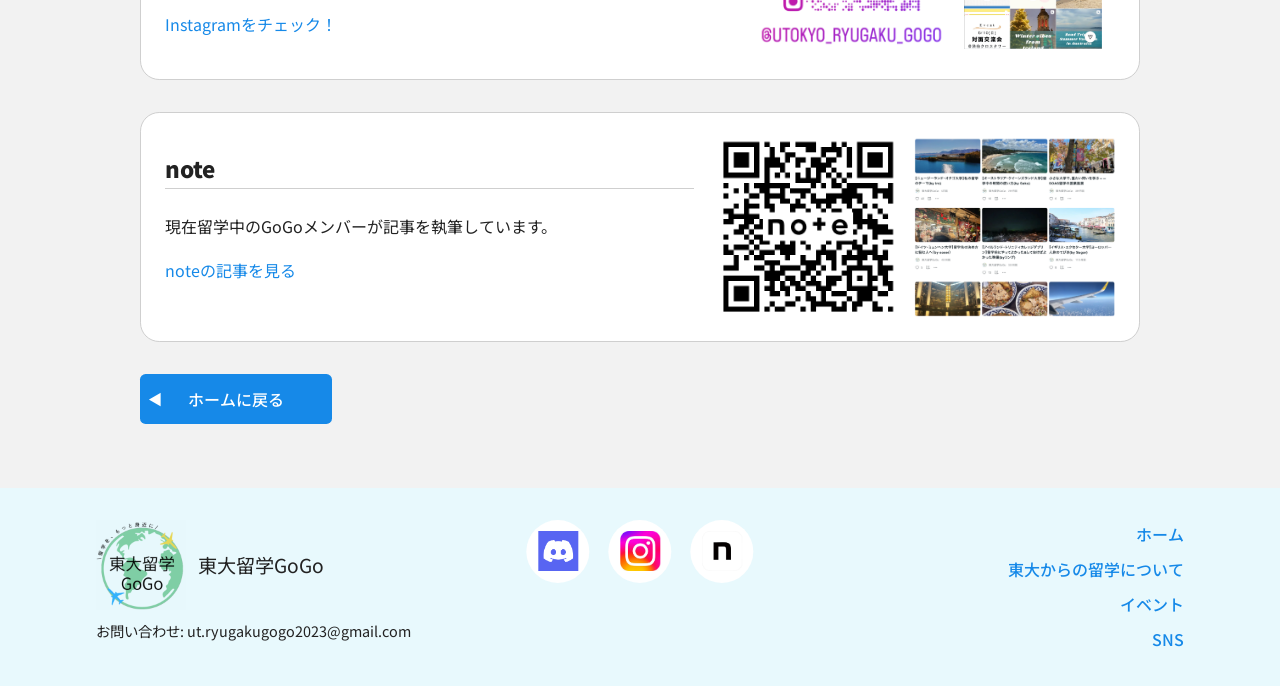
<file: sns.html>
<!doctype html>
<html lang="en">

<head>
	<meta charset="utf-8">
	<meta name="viewport" content="width=device-width, initial-scale=1.0">
	<meta name="robots" content="noindex">
	<title>Todai Study Abroad GoGo | SNS</title>
	<link rel="preconnect" href="https://fonts.googleapis.com">
	<link rel="preconnect" href="https://fonts.gstatic.com" crossorigin>
	<link href="https://fonts.googleapis.com/css2?family=Noto+Sans+JP:wght@400;500;700;900&display=swap"
		rel="stylesheet">

	<link rel="stylesheet" href="css/style.css">
	<script src="js/header.js" defer></script>
	<script src="js/footer.js" defer></script>
	<script src="js/script.js" defer></script>
</head>

<body class="page-sns">
	<header class="site-header"></header>

	<main>
		<section class="hero hero-sns">
			<img src="images/sns-hero.png" alt="sns image">
			<div class="hero-sns-content">
				<h1 data-en="SNS" data-jp="SNS">SNS</h1>
			</div>
		</section>

		<section class="content-section sns-introduction">
			<div class="section-text">
				<h2 data-en="Follow our social media platforms" data-jp="SNS発信">Follow our social media platforms</h2>

				<p data-en="At Todai Study Abroad GoGo, we share information about studying abroad through our social media platforms."
					data-jp="東大留学GoGoでは、SNSを通じて留学に関する情報を発信しています。">
					At Todai Study Abroad GoGo, we share information about studying abroad
					through our social media platforms.
				</p>

				<p data-en="You can find a variety of content, including:" data-jp="以下のようなコンテンツを発信しています。">
					You can find a variety of content, including:
				</p>

				<ul>
					<li data-en="Experiences and stories from past students" data-jp="留学経験者の体験談">
						Experiences and stories from past students
					</li>
					<li data-en="A Q&A community where you can ask questions anytime" data-jp="いつでも質問できるQ&Aコミュニティ">
						A Q&amp;A community where you can ask questions anytime
					</li>
					<li data-en="Blog posts about student life abroad on note" data-jp="noteでの留学生活ブログ">
						Blog posts about student life abroad on note
					</li>
					<li data-en="Introductions to universities around the world" data-jp="協定校大学紹介">
						Introductions to universities around the world
					</li>
				</ul>

				<p data-en="Be sure to follow us and stay updated." data-jp="ぜひフォローして最新情報をチェックしてください！">
					Be sure to follow us and stay updated.
				</p>
			</div>

			<figure class="section-image">
				<img src="images/sns-icons.png" alt="Discord, Instagram, and note icons">
			</figure>
		</section>

		<section class="content-section sns-platforms">
			<h2 data-en="Our platforms" data-jp="各種SNS紹介">Our platforms</h2>

			<article class="sns-card">
				<div class="sns-card-text">
					<h3>Discord</h3>

					<p data-en="In addition to sharing information about GoGo events, we provide channels where members can ask questions and seek advice about studying abroad."
						data-jp="GoGoのイベント情報の宣伝のほか、留学に関する質問や相談ができるチャンネルを提供しています。">
						In addition to sharing information about GoGo events, we provide channels where members can ask
						questions and seek advice about studying abroad.
					</p>

					<p data-en="Since most information related to GoGo is shared through Discord, we highly encourage you to join our community!"
						data-jp="GoGoに関する情報がDiscordに集約されているので、ぜひご参加ください！">
						Since most information related to GoGo is shared through Discord, we highly encourage you to
						join our community!
					</p>

					<p>
						<a href="https://docs.google.com/forms/d/e/1FAIpQLSdWifzuKk-0l-K4alhIVgGrR2_svNSfy4mpbCFQKbQre_RAtA/viewform"
							target="_blank" rel="noopener" data-en="Join our Discord through this Google Form"
							data-jp="こちらのフォームからDiscordに参加(ECCSアカウントでログイン)">
							Join our Discord through this Google Form
						</a>
					</p>
				</div>

				<div class="sns-images">

					<a href="https://docs.google.com/forms/d/e/1FAIpQLSdWifzuKk-0l-K4alhIVgGrR2_svNSfy4mpbCFQKbQre_RAtA/viewform"
						target="_blank" rel="noopener" class="discord-icon-link">

						<img src="images/discord-icon.png" alt="Discord icon">
					</a>

					<img src="images/discord-preview.png"
						alt="Preview of the Todai Study Abroad GoGo Discord community">

				</div>
			</article>

			<article class="sns-card">
				<div class="sns-card-text">
					<h3>Instagram</h3>

					<p data-en="You can find updates on student life abroad and information about GoGo events."
						data-jp="留学生活の様子やGoGoのイベント情報を発信しています。">
						You can find updates on student life abroad and information about GoGo events.
					</p>

					<p data-en="Do not miss our posts and stories. Feel free to send us a DM anytime."
						data-jp="投稿やストーリーをぜひチェックしてください。DMもお気軽にどうぞ。">
						Do not miss our posts and stories. Feel free to send us a DM anytime.
					</p>

					<p>
						<a href="https://www.instagram.com/utokyo_ryugaku_gogo" target="_blank" rel="noopener"
							data-en="Follow us on Instagram" data-jp="Instagramをチェック！">
							Follow us on Instagram
						</a>
					</p>
				</div>

				<div class="sns-images">
					<img src="images/instagram-qr.png" alt="Instagram QR code">
					<img src="images/instagram-preview.png" alt="Instagram page preview">
				</div>
			</article>

			<article class="sns-card">
				<div class="sns-card-text">
					<h3>note</h3>

					<p data-en="Articles are written by GoGo members who are currently studying abroad."
						data-jp="現在留学中のGoGoメンバーが記事を執筆しています。">
						Articles are written by GoGo members who are currently studying abroad.
					</p>

					<p>
						<a href="https://note.com/ut_ryugaku_gogo" target="_blank" rel="noopener"
							data-en="Check our note articles" data-jp="noteの記事を見る">
							Check our note articles
						</a>
					</p>
				</div>

				<div class="sns-images">
					<img src="images/note-qr.png" alt="note QR code">
					<img src="images/note-preview.png" alt="note page preview">
				</div>
			</article>

			<p>
				<a class="back-button" href="index.html" data-en="Back to Home" data-jp="ホームに戻る">
					Back to Home
				</a>
			</p>
		</section>
	</main>

	<footer class="site-footer"></footer>
</body>

</html>
</file>
<file: css/style.css>
/* =========================================================
   Base styles
   ========================================================= */

/* 
  CSS variables are used to keep colours and spacing consistent.
  This also makes it easier to update the whole design later.
*/
:root {
	--color-primary: #1689e8;
	--color-primary-dark: #0f6fbd;
	--color-light-blue: #e8f9fd;
	--color-light-grey: #f2f2f2;
	--color-border: #cfcfcf;
	--color-text: #222222;
	--color-muted: #555555;
	--color-white: #ffffff;

	--font-main: "Noto Sans JP", "Hiragino Kaku Gothic ProN", "Yu Gothic", sans-serif;
	--font-body: "Noto Sans JP", "Hiragino Kaku Gothic ProN", "Yu Gothic", sans-serif;

	--spacing-small: 0.75rem;
	--spacing-medium: 1.5rem;
	--spacing-large: 3rem;

	--max-width: 1000px;
}

/* 
  border-box makes layout easier because padding and border
  are included in the element's total width.
*/
* {
	box-sizing: border-box;
}

html {
	scroll-behavior: smooth;
}

body {
	margin: 0;
	color: var(--color-text);
	background-color: var(--color-white);
	font-family: var(--font-body);
	font-weight: 400;
	line-height: 1.8;
}

img {
	display: block;
	max-width: 100%;
	height: auto;
}

a {
	color: var(--color-primary);
	text-decoration: none;
}

a:hover,
a:focus {
	color: var(--color-primary-dark);
	text-decoration: underline;
}

h1,
h2,
h3,
h4 {
	font-family: var(--font-main);
	line-height: 1.35;
	margin-top: 0;
}

/* ページタイトル・小見出し：Noto Sans JP Black */
h1,
h3,
h4 {
	font-weight: 900;
}

/* About us、Our services、USTEPについて等：本文と同じ太さ */
h2 {
	font-weight: 400;
}

h1 {
	font-size: clamp(2rem, 5vw, 3.5rem);
}

h2 {
	font-size: clamp(1.6rem, 3vw, 2.2rem);
	border-bottom: 1px solid var(--color-border);
	padding-bottom: 0.25rem;
}

h3 {
	font-size: 1.4rem;
}

h4 {
	font-size: 1.2rem;
}

p {
	margin-top: 0;
}

ul,
ol {
	padding-left: 1.4rem;
}

/* =========================================================
   Header and navigation
   ========================================================= */

.site-header {
	position: sticky;
	top: 0;
	z-index: 10;
	display: flex;
	align-items: center;
	justify-content: space-between;
	gap: var(--spacing-medium);
	padding: 0.5rem 2rem;
	background-color: var(--color-white);
	border-bottom: 1px solid #eeeeee;
}

.site-branding {
	display: flex;
	align-items: center;
	gap: 0.75rem;
}

.site-branding img {
	width: 90px;
	height: auto;
	object-fit: contain;
}

.site-branding p {
	margin: 0;
	font-family: var(--font-body);
	font-size: 1.2rem;
	font-weight: 400;
}

.primary-navigation {
	display: flex;
	align-items: center;
}

.nav-list {
	display: flex;
	align-items: center;
	gap: 2rem;
	margin: 0;
	padding: 0;
	list-style: none;
}

.nav-list a {
	color: var(--color-text);
	font-size: 0.95rem;
	font-weight: 600;
}

.nav-list a:hover,
.nav-list a:focus {
	color: var(--color-primary);
	text-decoration: none;
}

.nav-list a[aria-current="page"] {
	color: var(--color-primary);
	border-bottom: 2px solid var(--color-primary);
	padding-bottom: 0.25rem;
}

/* 
  The button is visible on small screens.
  JavaScript will later use this class for mobile navigation.
*/
.menu-toggle {
	display: none;
	padding: 0.5rem 0.8rem;
	border: 1px solid var(--color-border);
	border-radius: 0.4rem;
	background-color: var(--color-white);
	color: var(--color-text);
	font: inherit;
	cursor: pointer;
}

.menu-toggle:hover,
.menu-toggle:focus {
	background-color: var(--color-light-grey);
}

/* =========================================================
   Hero sections
   ========================================================= */


.page-home .hero-content h1 {
	font-family: var(--font-main);
	font-weight: 900;
	font-style: normal;
	color: white;
	background-color: transparent;
	padding: 0;
	text-shadow: 0 2px 6px rgba(0, 0, 0, 0.45);
}


.hero {
	position: relative;
	width: 100%;
	height: 450px;
	overflow: hidden;
}

/* 
  A light overlay improves text readability on background images.
*/
.hero img {
	width: 100%;
	height: 100%;
	object-fit: cover;
}


.hero-content {
	position: absolute;
	top: 35%;
	left: 5%;
	transform: translateY(-50%);
	color: black;
	text-align: left;
	max-width: 900px;
	z-index: 2;
}

.hero-about-content,
.hero-events-content,
.hero-sns-content {
	position: absolute;
	top: 40%;
	left: 10%;
	transform: translateY(-50%);
	color: black;
	text-align: left;
	max-width: 1000px;
	z-index: 2;
}

.hero-about::after,
.hero-events::after {
	content: "";
	position: absolute;
	inset: 0;
	background-color: rgba(255, 255, 255, 0.4);
	z-index: 1;
}

.hero-sns::after {
	content: "";
	position: absolute;
	inset: 0;
	background-color: rgba(255, 255, 255, 0.6);
	z-index: 1;
}

.sp-only {
	display: none;
}

#home-hero-image {
	transition: opacity 0.5s ease;
}

/* =========================================================
   General page sections
   ========================================================= */

.content-section {
	width: min(100% - 2rem, var(--max-width));
	margin: 0 auto;
	padding: var(--spacing-large) 0;
}

.content-section+.content-section {
	border-top: 1px solid #eeeeee;
}

.about-summary,
.sns-introduction {
	display: grid;
	grid-template-columns: 1.5fr 1fr;
	align-items: center;
	gap: var(--spacing-large);
}

.section-image {
	margin: 0;
}

.section-image img {
	margin-inline: auto;
	max-height: 300px;
	object-fit: contain;
}

.study-abroad-overview,
.event-highlights,
.sns-platforms {
	background-color: var(--color-light-grey);
	width: 100%;
	max-width: none;
	padding-inline: max(1rem, calc((100% - var(--max-width)) / 2));
}

.note {
	padding: 1rem;
	background-color: #fff8d8;
	border-left: 5px solid #f5d742;
	font-weight: bold;
}

.information-notice {
	width: min(100% - 2rem, var(--max-width));
	margin: 2rem auto 0;
	padding: 1rem 1.25rem;
	background-color: #fff8d8;
	border-left: 5px solid #f5d742;
	border-radius: 0.3rem;
}

.information-notice p {
	margin: 0;
}

.information-notice p + p {
	margin-top: 0.6rem;
}

.information-notice a {
	font-weight: 500;
}

/* =========================================================
   Buttons and links
   ========================================================= */

.button-link {
	display: inline-block;
	padding: 0.65rem 4rem;
	position: relative;
	border-radius: 0.35rem;
	background-color: var(--color-primary);
	color: var(--color-white);
	font-weight: bold;
	text-align: center;
	text-decoration: none;
	transition: background-color 0.2s ease, transform 0.2s ease;
}

.button-link:hover,
.button-link:focus {
	background-color: var(--color-primary-dark);
	color: var(--color-white);
	text-decoration: none;
	transform: translateY(-2px);
}

.button-link::after {
	content: "▶";
	position: absolute;
	right: 1rem;
	top: 50%;
	transform: translateY(-50%);
}

.back-button {
	display: inline-block;
	padding: 0.65rem 3rem;
	position: relative;
	border-radius: 0.35rem;
	background-color: var(--color-primary);
	color: var(--color-white);
	font-weight: bold;
	text-align: center;
	text-decoration: none;
	transition: background-color 0.2s ease, transform 0.2s ease;
}

.back-button:hover,
.back-button:focus {
	background-color: var(--color-primary-dark);
	color: var(--color-white);
	text-decoration: none;
	transform: translateY(-2px);
}

.back-button::before {
	content: "◀";
	position: absolute;
	left: 0.5rem;
	top: 50%;
	transform: translateY(-50%);
	font-size: 0.9rem;
}

/* =========================================================
   Home page service cards
   ========================================================= */

.card-grid {
	display: grid;
	grid-template-columns: repeat(2, minmax(0, 1fr));
	gap: var(--spacing-medium);
	margin-top: var(--spacing-medium);
}

.service-card {
	padding: var(--spacing-medium);
	background-color: var(--color-light-blue);
	text-align: center;
}

.service-card img {
	width: 100%;
	aspect-ratio: 5 / 4;
	object-fit: cover;
	margin-bottom: var(--spacing-medium);
}

.service-card h3 {
	margin-bottom: 0.5rem;
	font-size: 1.8rem;
}

.service-card p {
	max-width: 320px;
	margin-inline: auto;
}

/* =========================================================
   About USTEP page
   ========================================================= */

.process-item {
	margin: 1.5rem 0;
	padding-left: 1rem;
	border-left: 4px solid var(--color-primary);
}

.process-item h3 {
	margin-bottom: 0.3rem;
}

/* =========================================================
   Events page
   ========================================================= */

.events-introduction ul {
	margin-bottom: 0;
}

.event-month {
	margin-top: 2rem;
}

.event-month>h3 {
	border-bottom: 1px solid var(--color-border);
	padding-bottom: 0.25rem;
}

.event-card {
	margin: 1.25rem 0 2rem;
	padding: 1.5rem;
	background-color: var(--color-white);
}

.event-card h4 {
	display: inline;
	background-color: #eeff52;
	padding: 0.1rem 0.4rem;
}

.event-type {
	margin-bottom: 0.4rem;
	color: var(--color-primary);
	font-size: 0.9rem;
	font-weight: bold;
	text-transform: lowercase;
}

.event-images {
	display: grid;
	grid-template-columns: repeat(2, minmax(0, 1fr));
	gap: 1rem;
	margin-top: 1rem;
}

.event-card img {
	max-height: 260px;
	width: 100%;
	object-fit: cover;
	margin-top: 1rem;
}

.event-card img.event-image-vertical {
	width: min(100%, 400px);
	aspect-ratio: 5 / 3;
	height: auto;
	max-height: none;
	object-fit: cover;
	margin: 1rem auto 0;
}

/* =========================================================
   SNS page
   ========================================================= */

.sns-card {
	display: grid;
	grid-template-columns: 1.5fr 1fr;
	align-items: center;
	gap: var(--spacing-medium);
	margin: 2rem 0;
	padding: 1.5rem;
	background-color: var(--color-white);
	border: 1px solid var(--color-border);
	border-radius: 1.2rem;
}

.sns-card h3 {
	border-bottom: 1px solid var(--color-border);
	padding-bottom: 0.3rem;
}

.sns-card-image {
	margin: 0;
}

.sns-card-image img {
	width: 100%;
	max-height: 220px;
	object-fit: contain;
}

.sns-images {
	display: flex;
	gap: 1rem;
	align-items: center;
	justify-content: center;
}

.sns-images img {
	width: auto;
	height: 180px;
	max-width: 220px;
	object-fit: contain;
}

.discord-icon-link img {
	height: 150px;
	width: auto;
	object-fit: contain;
}

/* =========================================================
   Footer
   ========================================================= */

.site-footer {
	position: relative;
	display: flex;
	align-items: flex-start;
	justify-content: space-between;
	padding: 2rem 6rem;
	background-color: var(--color-light-blue);
}

.footer-left {
	justify-self: start;
}


.footer-branding {
	display: flex;
	align-items: center;
	gap: 0.75rem;
}

.footer-branding img {
	width: 90px;
	height: 90px;
	object-fit: contain;
	mix-blend-mode: multiply;
}

.footer-branding p {
	margin: 0;
	font-family: var(--font-body);
	font-size: 1.2rem;
	font-weight: 400;
}

.footer-email {
	font-size: 0.9rem;
	color: var(--color-text);
	margin: 0.5rem 0 0;
}

.footer-navigation {
	text-align: right;
}

.footer-navigation ul {
	margin: 0;
	padding: 0;
	list-style: none;
}

.footer-navigation li+li {
	margin-top: 0.4rem;
}

.footer-navigation {
	justify-self: end;
	text-align: right;
}

.footer-social {
	position: absolute;
	left: 50%;
	top: 2rem;
	transform: translateX(-50%);

	display: flex;
	align-items: center;
	justify-content: center;
	gap: 1.2rem;
}

.footer-social a {
	display: inline-flex;
	align-items: center;
	justify-content: center;
	width: 63px;
	height: 63px;
	border-radius: 50%;
	background-color: var(--color-white);
}


.footer-social a:hover,
.footer-social a:focus {
	transform: translateY(-2px);
	background-color: var(--color-light-grey);
}

.footer-social img {
	width: 40px;
	height: 40px;
	object-fit: contain;
}

/* =========================================================
   Accessibility and focus states
   ========================================================= */

:focus-visible {
	outline: 3px solid var(--color-primary);
	outline-offset: 3px;
}

/* =========================================================
   Responsive styles
   ========================================================= */

@media screen and (max-width: 800px) {
	.site-header {
		align-items: flex-start;
		padding: 0.75rem 1rem;
	}

	.site-branding img {
		width: 52px;
		height: 52px;
	}

	.site-branding p {
		font-size: 1rem;
	}

	.primary-navigation {
		flex-direction: column;
		align-items: flex-end;
	}

	.menu-toggle {
		display: inline-block;
	}

	.nav-list {
		display: none;
		width: 100%;
		margin-top: 0.75rem;
		flex-direction: column;
		align-items: flex-end;
		gap: 0.75rem;
	}

	/* 
	  JavaScript can add the class .is-open to show the mobile menu.
	*/
	.nav-list.is-open {
		display: flex;
	}

	.hero {
		height: 250px;
	}

	.hero-content {
		left: 1rem;
		right: 1rem;
		max-width: none;
	}

	.about-summary,
	.sns-introduction,
	.sns-card {
		grid-template-columns: 1fr;
	}

	.section-image {
		order: -1;
	}

	.card-grid,
	.event-images {
		grid-template-columns: 1fr;
	}

	.service-card img {
		height: auto;
	}

	.site-footer {
		position: static;
		display: flex;
		flex-direction: column;
		align-items: center;
		justify-content: flex-start;
		width: 100%;
		padding: 2rem 1rem;
		gap: 1.5rem;
		text-align: center;
		overflow-x: hidden;
	}

	.footer-left {
		width: 100%;
		align-items: center;
	}

	.footer-branding {
		justify-content: center;
	}

	.footer-social {
		position: static;
		left: auto;
		top: auto;
		transform: none;
		width: 100%;
		display: flex;
		justify-content: center;
		flex-wrap: wrap;
		gap: 1rem;
		margin: 0;
	}

	.footer-social a {
		width: 52px;
		height: 52px;
	}

	.footer-social img {
		width: 32px;
		height: 32px;
	}

	.footer-navigation {
		width: 100%;
		text-align: center;
	}

	.footer-navigation ul {
		display: flex;
		flex-direction: column;
		align-items: center;
		gap: 0.75rem;
		margin: 0;
		padding: 0;
	}

	.footer-navigation li {
		margin: 0;
	}

	.footer-navigation li+li {
		margin-top: 0;
	}

	.sns-images {
		flex-direction: row;
		justify-content: flex-start;
		flex-wrap: wrap;
	}

	.sns-images img {
		height: 160px;
		max-width: 180px;
	}

	.sns-images img:first-child {
		height: 120px;
	}

	.discord-icon-link img {
		height: 80px;
		width: 80px;
	}

}


@media screen and (max-width: 500px) {
	body {
		font-size: 0.95rem;
	}

	.site-header {
		display: grid;
		grid-template-columns: minmax(0, 1fr) auto;
		align-items: flex-start;
		gap: 0.75rem;
		padding: 0.75rem;
		width: 100%;
		overflow: hidden;
	}

	.site-branding {
		min-width: 0;
	}

	.site-branding img {
		width: 60px;
		height: auto;
	}

	.primary-navigation {
		width: auto;
		min-width: 0;
		display: flex;
		flex-direction: column;
		align-items: flex-end;
		gap: 0.6rem;
	}

	.language-switcher {
		order: 1;
		margin: 0;
	}

	.menu-toggle {
		order: 2;
		align-self: flex-end;
		white-space: nowrap;
	}

	.nav-list {
		order: 3;
		align-items: flex-end;
	}

	.nav-list a {
		display: block;
		padding: 0.5rem 0;
	}

	.hero {
		min-height: 200px;
	}

	.content-section {
		padding: 2rem 0;
	}

	.study-abroad-overview,
	.event-highlights,
	.sns-platforms {
		padding-inline: 1rem;
	}

	.service-card,
	.event-card,
	.sns-card {
		padding: 1rem;
	}

	.button-link {
		width: 100%;
	}

	.footer-branding {
		align-items: flex-start;
	}

	.sp-only {
		display: inline;
	}

	.site-footer {
		padding: 1.5rem 1rem;
	}

	.footer-social {
		width: 100%;
		max-width: 100%;
	}

	.footer-social a {
		width: 48px;
		height: 48px;
	}

	.footer-social img {
		width: 30px;
		height: 30px;
	}

}

/* =========================================================
   JavaScript interaction styles
   ========================================================= */

.event-filter {
	display: flex;
	flex-wrap: wrap;
	gap: 0.75rem;
	margin: 1.5rem 0;
}

.event-filter button,
.accordion-button {
	padding: 0.55rem 1rem;
	border: 1px solid var(--color-primary);
	border-radius: 0.35rem;
	background-color: var(--color-white);
	color: var(--color-primary);
	font: inherit;
	font-weight: bold;
	cursor: pointer;
	transition: background-color 0.2s ease, color 0.2s ease;
}

.event-filter button:hover,
.event-filter button:focus,
.accordion-button:hover,
.accordion-button:focus {
	background-color: var(--color-primary);
	color: var(--color-white);
}

.event-filter .active-filter {
	background-color: var(--color-primary);
	color: var(--color-white);
}

.accordion-button {
	width: 100%;
	text-align: left;
	border: none;
	border-bottom: 1px solid var(--color-border);
	border-radius: 0;
	background-color: transparent;
	color: var(--color-text);
	font-family: var(--font-main);
	font-size: inherit;
}

.accordion-button::after {
	content: " −";
	float: right;
}

.accordion-button[aria-expanded="false"]::after {
	content: " +";
}

.accordion-panel {
	padding-top: 1rem;
}


@media screen and (max-width: 500px) {
	.event-filter {
		flex-direction: column;
	}

	.event-filter button {
		width: 100%;
	}
}


.nav-list a,
.footer-navigation a,
.language-button,
.menu-toggle {
	font-family: var(--font-body);
	font-weight: 500;
}

.button-link,
.back-button {
	font-family: var(--font-body);
	font-weight: 500;
}


/* Scroll reveal animation */
.reveal {
	opacity: 0;
	transform: translateY(40px);
	transition: opacity 0.8s ease, transform 0.8s ease;
}

.reveal.is-visible {
	opacity: 1;
	transform: translateY(0);
}

/* language switching */

.language-switcher {
	display: flex;
	gap: 0.4rem;
	margin-left: 1rem;
}

.language-button {
	padding: 0.35rem 0.6rem;
	border: 1px solid var(--color-primary);
	background-color: white;
	color: var(--color-primary);
	font: inherit;
	font-weight: bold;
	cursor: pointer;
}

.language-button:hover,
.language-button:focus,
.active-language {
	background-color: var(--color-primary);
	color: white;
}
</file>
